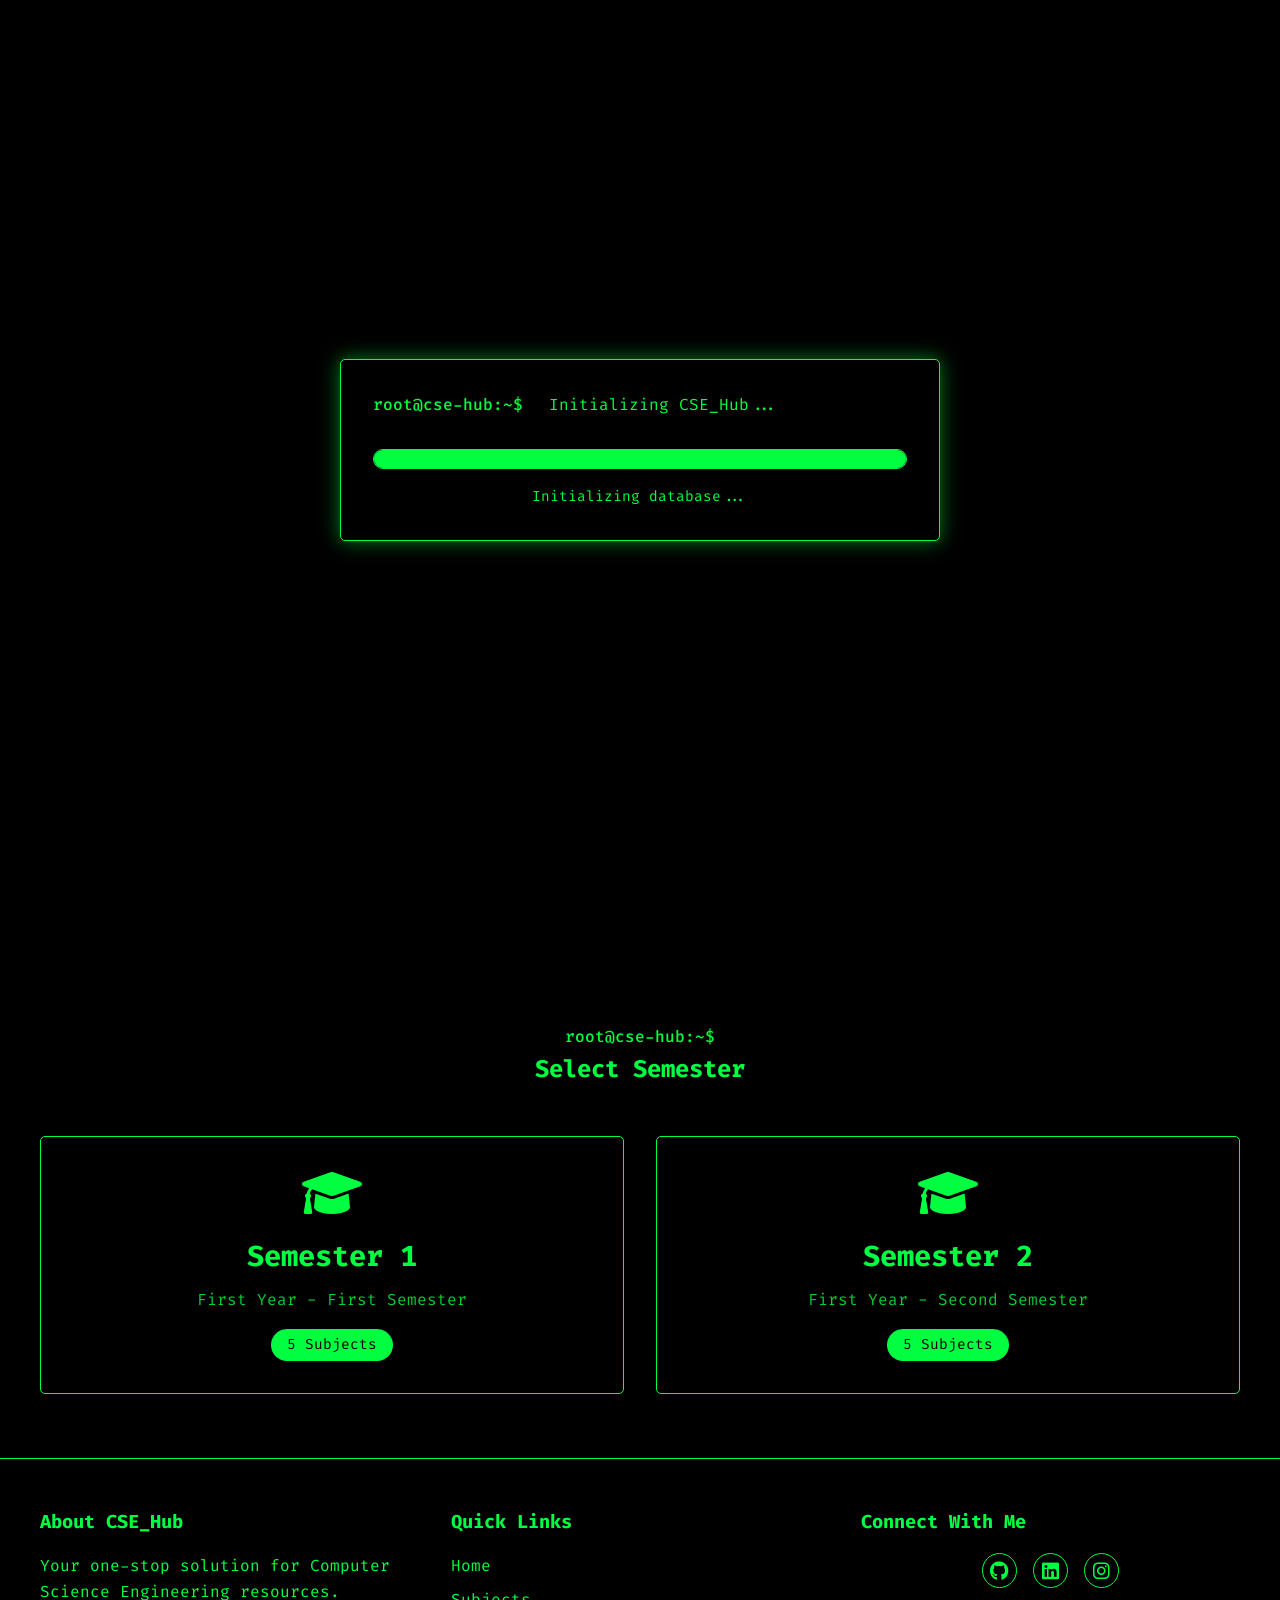
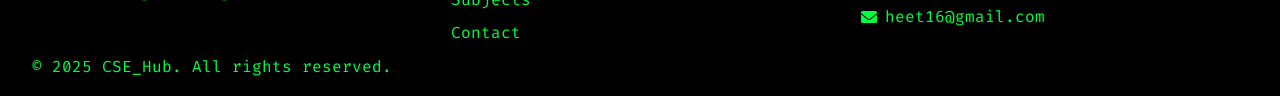
<file: index.html>
<!DOCTYPE html>
<html lang="en">
<head>
    <meta charset="UTF-8">
    <meta name="viewport" content="width=device-width, initial-scale=1.0">
    <title>CSE_Hub - Your Terminal to Computer Science</title>
    <link rel="stylesheet" href="style.css">
    <link rel="stylesheet" href="https://cdnjs.cloudflare.com/ajax/libs/font-awesome/6.0.0/css/all.min.css">
</head>
<body>
    <!-- Loading Screen -->
    <div id="loading-screen">
        <div class="loading-content">
            <div class="loading-header">
                <span class="prompt">root@cse-hub:~$</span>
                <span class="loading-text">Initializing CSE_Hub...</span>
            </div>
            <div class="loading-bar">
                <div class="loading-progress"></div>
            </div>
            <div class="loading-status">Loading modules...</div>
        </div>
    </div>

    <div id="matrix-bg"></div>
    
    <!-- Navigation -->
    <nav class="terminal-nav">
        <div class="nav-container">
            <div class="logo">
                <span class="prompt">root@cse-hub:~$</span>
                <span class="logo-text">CSE_Hub</span>
            </div>
            <div class="search-container">
                <input type="text" id="global-search" placeholder="Search across all subjects..." class="search-input">
                <button class="search-btn"><i class="fas fa-search"></i></button>
            </div>
            <ul class="nav-links">
                <li><a href="#home">/home</a></li>
                <li><a href="#subjects">/subjects</a></li>
                <li><a href="#footer">/contact</a></li>
            </ul>
        </div>
    </nav>

    <!-- Hero Section -->
    <section id="home" class="hero">
        <div class="terminal-window">
            <div class="terminal-header">
                <span class="terminal-title">CSE_Hub Terminal</span>
            </div>
            <div class="terminal-content">
                <div class="typing-text">
                    <span class="prompt">root@cse-hub:~$</span>
                    <span class="command">welcome_to_cse_hub</span>
                </div>
                <h1 class="main-title">Welcome to CSE_Hub</h1>
                <p class="subtitle">Your gateway to Computer Science Engineering resources</p>
                <div class="social-links">
                    <a href="https://www.instagram.com/heet_1606" target="_blank" class="social-link">
                        <i class="fab fa-instagram"></i>
                    </a>
                    <a href="https://www.linkedin.com/in/heet-parikh-677437211" target="_blank" class="social-link">
                        <i class="fab fa-linkedin"></i>
                    </a>
                    <a href="https://github.com/Heet-P" target="_blank" class="social-link">
                        <i class="fab fa-github"></i>
                    </a>
                </div>
            </div>
        </div>
    </section>

    <!-- Subjects Grid -->
    <section id="subjects" class="subjects">
        <div class="section-header">
            <span class="prompt">root@cse-hub:~$</span>
            <h2>Select Semester</h2>
        </div>
        <div class="semester-grid">
            <a href="sem1.html" class="semester-card">
                <div class="card-content">
                    <i class="fas fa-graduation-cap"></i>
                    <h3>Semester 1</h3>
                    <p>First Year - First Semester</p>
                    <span class="subject-count">5 Subjects</span>
                </div>
            </a>
            <a href="sem2.html" class="semester-card">
                <div class="card-content">
                    <i class="fas fa-graduation-cap"></i>
                    <h3>Semester 2</h3>
                    <p>First Year - Second Semester</p>
                    <span class="subject-count">5 Subjects</span>
                </div>
            </a>
        </div>
    </section>

    <!-- Features Section -->
    <section id="materials" class="features">
        <div class="section-header">
            <span class="prompt">root@cse-hub:~$</span>
            <h2>Study Materials</h2>
        </div>
        <div class="features-grid">
            <div class="feature-card">
                <i class="fas fa-book"></i>
                <h3>Lecture Notes</h3>
                <p>Comprehensive notes for all subjects</p>
            </div>
            <div class="feature-card">
                <i class="fas fa-video"></i>
                <h3>Video Tutorials</h3>
                <p>Expert-led video lectures</p>
            </div>
            <div class="feature-card">
                <i class="fas fa-file-alt"></i>
                <h3>Previous Papers</h3>
                <p>Last 5 years question papers</p>
            </div>
            <div class="feature-card">
                <i class="fas fa-tasks"></i>
                <h3>Practice MCQs</h3>
                <p>Subject-wise practice questions</p>
            </div>
        </div>
    </section>

    <!-- Footer -->
    <footer class="terminal-footer">
        <div class="footer-content">
            <div class="footer-section">
                <h3>About CSE_Hub</h3>
                <p>Your one-stop solution for Computer Science Engineering resources.</p>
            </div>
            <div class="footer-section">
                <h3>Quick Links</h3>
                <ul>
                    <li><a href="#home">Home</a></li>
                    <li><a href="#subjects">Subjects</a></li>
                    <li><a href="#footer">Contact</a></li>
                </ul>
            </div>
            <div class="footer-section">
                <h3>Connect With Me</h3>
                <div class="social-links">
                    <a href="https://github.com/Heet-P" target="_blank"><i class="fab fa-github"></i></a>
                    <a href="https://www.linkedin.com/in/heet-parikh-677437211" target="_blank"><i class="fab fa-linkedin"></i></a>
                    <a href="https://www.instagram.com/heet_1606" target="_blank"><i class="fab fa-instagram"></i></a>
                </div>
                <div class="email-contact">
                    <i class="fas fa-envelope"></i>
                    <a href="mailto:heet16@gmail.com">heet16@gmail.com</a>
                </div>
            </div>
        </div>
        <div class="footer-bottom">
            <p>&copy; 2025 CSE_Hub. All rights reserved.</p>
        </div>
    </footer>

    <script src="script.js"></script>
</body>
</html>
</file>
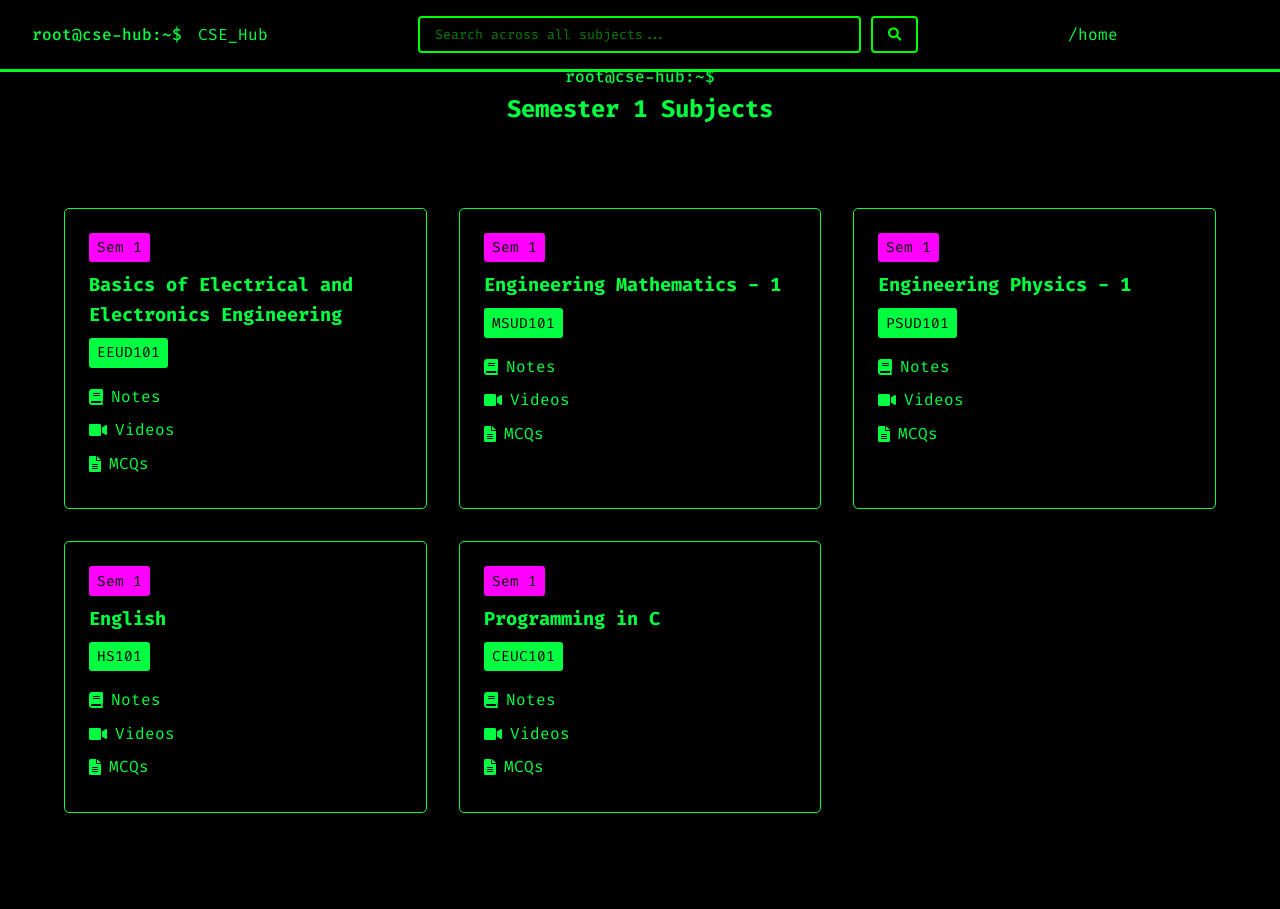
<file: sem1.html>
<!DOCTYPE html>
<html lang="en">
<head>
    <meta charset="UTF-8">
    <meta name="viewport" content="width=device-width, initial-scale=1.0">
    <title>Semester 1 - CSE_Hub</title>
    <link rel="stylesheet" href="style.css">
    <link rel="stylesheet" href="https://cdnjs.cloudflare.com/ajax/libs/font-awesome/6.0.0/css/all.min.css">
</head>
<body>
    <div id="matrix-bg"></div>
    
    <!-- Navigation -->
    <nav class="terminal-nav">
        <div class="nav-container">
            <div class="logo">
                <span class="prompt">root@cse-hub:~$</span>
                <span class="logo-text">CSE_Hub</span>
            </div>
            <div class="search-container">
                <input type="text" id="global-search" placeholder="Search across all subjects..." class="search-input">
                <button class="search-btn"><i class="fas fa-search"></i></button>
            </div>
            <ul class="nav-links">
                <li><a href="index.html">/home</a></li>
            </ul>
        </div>
    </nav>

    <!-- Semester 1 Subjects -->
    <section class="subjects">
        <div class="section-header">
            <span class="prompt">root@cse-hub:~$</span>
            <h2>Semester 1 Subjects</h2>
        </div>
        <div class="subjects-grid">
            <a href="subjects/eeud101.html" class="subject-card">
                <div class="card-header">
                    <span class="semester-tag">Sem 1</span>
                    <h3>Basics of Electrical and Electronics Engineering</h3>
                    <span class="subject-code">EEUD101</span>
                </div>
                <div class="card-content">
                    <ul class="resource-list">
                        <li><i class="fas fa-book"></i> Notes</li>
                        <li><i class="fas fa-video"></i> Videos</li>
                        <li><i class="fas fa-file-alt"></i> MCQs</li>
                    </ul>
                </div>
            </a>
            <a href="subjects/msud101.html" class="subject-card">
                <div class="card-header">
                    <span class="semester-tag">Sem 1</span>
                    <h3>Engineering Mathematics - 1</h3>
                    <span class="subject-code">MSUD101</span>
                </div>
                <div class="card-content">
                    <ul class="resource-list">
                        <li><i class="fas fa-book"></i> Notes</li>
                        <li><i class="fas fa-video"></i> Videos</li>
                        <li><i class="fas fa-file-alt"></i> MCQs</li>
                    </ul>
                </div>
            </a>
            <a href="subjects/psud101.html" class="subject-card">
                <div class="card-header">
                    <span class="semester-tag">Sem 1</span>
                    <h3>Engineering Physics - 1</h3>
                    <span class="subject-code">PSUD101</span>
                </div>
                <div class="card-content">
                    <ul class="resource-list">
                        <li><i class="fas fa-book"></i> Notes</li>
                        <li><i class="fas fa-video"></i> Videos</li>
                        <li><i class="fas fa-file-alt"></i> MCQs</li>
                    </ul>
                </div>
            </a>
            <a href="subjects/hs101.html" class="subject-card">
                <div class="card-header">
                    <span class="semester-tag">Sem 1</span>
                    <h3>English</h3>
                    <span class="subject-code">HS101</span>
                </div>
                <div class="card-content">
                    <ul class="resource-list">
                        <li><i class="fas fa-book"></i> Notes</li>
                        <li><i class="fas fa-video"></i> Videos</li>
                        <li><i class="fas fa-file-alt"></i> MCQs</li>
                    </ul>
                </div>
            </a>
            <a href="subjects/ceuc101.html" class="subject-card">
                <div class="card-header">
                    <span class="semester-tag">Sem 1</span>
                    <h3>Programming in C</h3>
                    <span class="subject-code">CEUC101</span>
                </div>
                <div class="card-content">
                    <ul class="resource-list">
                        <li><i class="fas fa-book"></i> Notes</li>
                        <li><i class="fas fa-video"></i> Videos</li>
                        <li><i class="fas fa-file-alt"></i> MCQs</li>
                    </ul>
                </div>
            </a>
        </div>
    </section>

    <script src="script.js"></script>
</body>
</html>
</file>
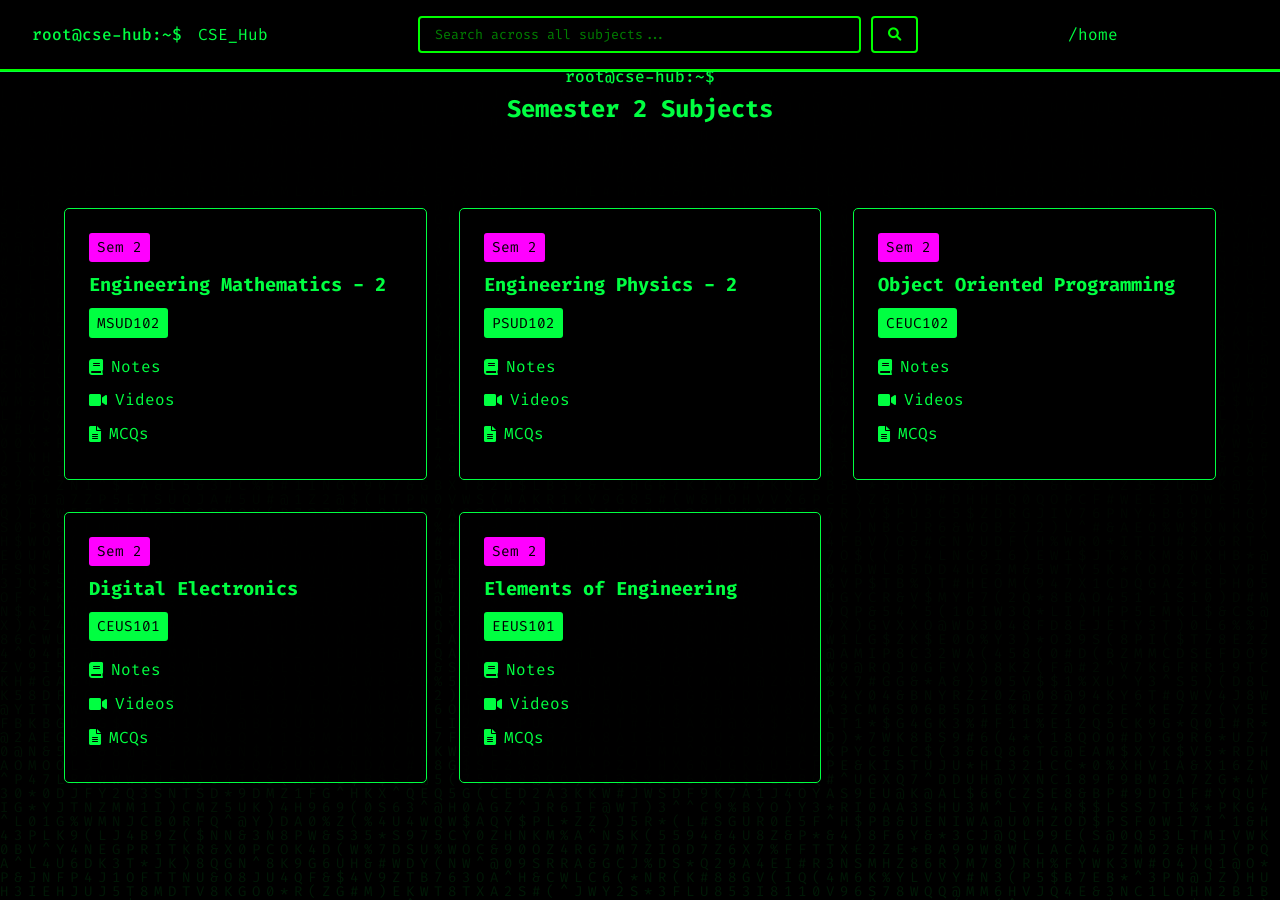
<file: sem2.html>
<!DOCTYPE html>
<html lang="en">
<head>
    <meta charset="UTF-8">
    <meta name="viewport" content="width=device-width, initial-scale=1.0">
    <title>Semester 2 - CSE_Hub</title>
    <link rel="stylesheet" href="style.css">
    <link rel="stylesheet" href="https://cdnjs.cloudflare.com/ajax/libs/font-awesome/6.0.0/css/all.min.css">
</head>
<body>
    <div id="matrix-bg"></div>
    
    <!-- Navigation -->
    <nav class="terminal-nav">
        <div class="nav-container">
            <div class="logo">
                <span class="prompt">root@cse-hub:~$</span>
                <span class="logo-text">CSE_Hub</span>
            </div>
            <div class="search-container">
                <input type="text" id="global-search" placeholder="Search across all subjects..." class="search-input">
                <button class="search-btn"><i class="fas fa-search"></i></button>
            </div>
            <ul class="nav-links">
                <li><a href="index.html">/home</a></li>
            </ul>
        </div>
    </nav>

    <!-- Semester 2 Subjects -->
    <section class="subjects">
        <div class="section-header">
            <span class="prompt">root@cse-hub:~$</span>
            <h2>Semester 2 Subjects</h2>
        </div>
        <div class="subjects-grid">
            <a href="subjects/msud102.html" class="subject-card">
                <div class="card-header">
                    <span class="semester-tag">Sem 2</span>
                    <h3>Engineering Mathematics - 2</h3>
                    <span class="subject-code">MSUD102</span>
                </div>
                <div class="card-content">
                    <ul class="resource-list">
                        <li><i class="fas fa-book"></i> Notes</li>
                        <li><i class="fas fa-video"></i> Videos</li>
                        <li><i class="fas fa-file-alt"></i> MCQs</li>
                    </ul>
                </div>
            </a>
            <a href="subjects/psud102.html" class="subject-card">
                <div class="card-header">
                    <span class="semester-tag">Sem 2</span>
                    <h3>Engineering Physics - 2</h3>
                    <span class="subject-code">PSUD102</span>
                </div>
                <div class="card-content">
                    <ul class="resource-list">
                        <li><i class="fas fa-book"></i> Notes</li>
                        <li><i class="fas fa-video"></i> Videos</li>
                        <li><i class="fas fa-file-alt"></i> MCQs</li>
                    </ul>
                </div>
            </a>
            <a href="subjects/ceuc102.html" class="subject-card">
                <div class="card-header">
                    <span class="semester-tag">Sem 2</span>
                    <h3>Object Oriented Programming</h3>
                    <span class="subject-code">CEUC102</span>
                </div>
                <div class="card-content">
                    <ul class="resource-list">
                        <li><i class="fas fa-book"></i> Notes</li>
                        <li><i class="fas fa-video"></i> Videos</li>
                        <li><i class="fas fa-file-alt"></i> MCQs</li>
                    </ul>
                </div>
            </a>
            <a href="subjects/ceus101.html" class="subject-card">
                <div class="card-header">
                    <span class="semester-tag">Sem 2</span>
                    <h3>Digital Electronics</h3>
                    <span class="subject-code">CEUS101</span>
                </div>
                <div class="card-content">
                    <ul class="resource-list">
                        <li><i class="fas fa-book"></i> Notes</li>
                        <li><i class="fas fa-video"></i> Videos</li>
                        <li><i class="fas fa-file-alt"></i> MCQs</li>
                    </ul>
                </div>
            </a>
            <a href="subjects/eeus101.html" class="subject-card">
                <div class="card-header">
                    <span class="semester-tag">Sem 2</span>
                    <h3>Elements of Engineering</h3>
                    <span class="subject-code">EEUS101</span>
                </div>
                <div class="card-content">
                    <ul class="resource-list">
                        <li><i class="fas fa-book"></i> Notes</li>
                        <li><i class="fas fa-video"></i> Videos</li>
                        <li><i class="fas fa-file-alt"></i> MCQs</li>
                    </ul>
                </div>
            </a>
        </div>
    </section>

    <script src="script.js"></script>
</body>
</html>
</file>
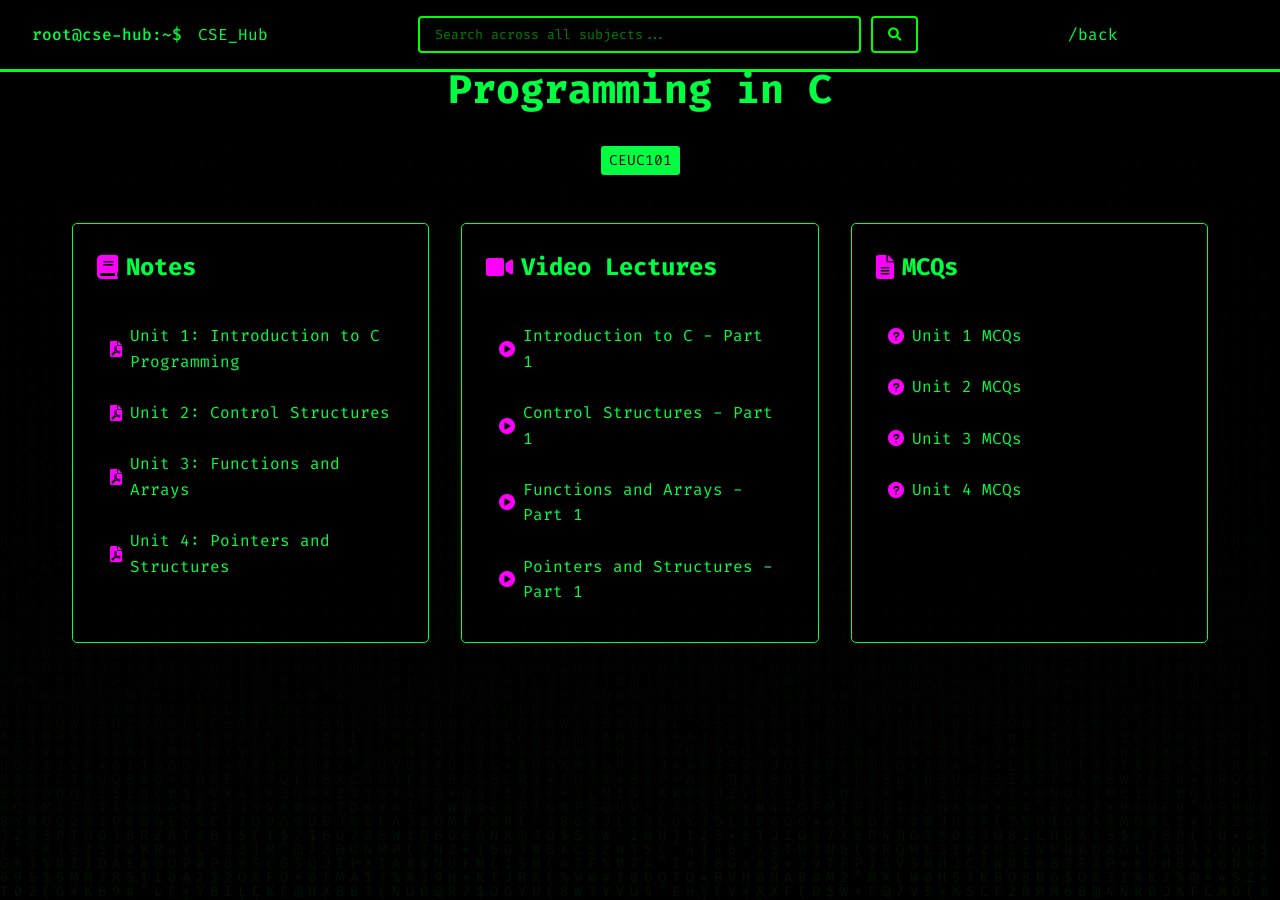
<file: subjects/ceuc101.html>
<!DOCTYPE html>
<html lang="en">
<head>
    <meta charset="UTF-8">
    <meta name="viewport" content="width=device-width, initial-scale=1.0">
    <title>Programming in C - CSE_Hub</title>
    <link rel="stylesheet" href="../style.css">
    <link rel="stylesheet" href="https://cdnjs.cloudflare.com/ajax/libs/font-awesome/6.0.0/css/all.min.css">
</head>
<body>
    <div id="matrix-bg"></div>
    
    <!-- Navigation -->
    <nav class="terminal-nav">
        <div class="nav-container">
            <div class="logo">
                <span class="prompt">root@cse-hub:~$</span>
                <span class="logo-text">CSE_Hub</span>
            </div>
            <div class="search-container">
                <input type="text" id="global-search" placeholder="Search across all subjects..." class="search-input">
                <button class="search-btn"><i class="fas fa-search"></i></button>
            </div>
            <ul class="nav-links">
                <li><a href="../sem1.html">/back</a></li>
            </ul>
        </div>
    </nav>

    <!-- Subject Content -->
    <section class="subject-content">
        <div class="subject-header">
            <span class="prompt">root@cse-hub:~$</span>
            <h1>Programming in C</h1>
            <span class="subject-code">CEUC101</span>
        </div>

        <div class="resources-grid">
            <div class="resource-section">
                <h2><i class="fas fa-book"></i> Notes</h2>
                <a href="#" class="resource-item">
                    <i class="fas fa-file-pdf"></i>
                    Unit 1: Introduction to C Programming
                </a>
                <a href="#" class="resource-item">
                    <i class="fas fa-file-pdf"></i>
                    Unit 2: Control Structures
                </a>
                <a href="#" class="resource-item">
                    <i class="fas fa-file-pdf"></i>
                    Unit 3: Functions and Arrays
                </a>
                <a href="#" class="resource-item">
                    <i class="fas fa-file-pdf"></i>
                    Unit 4: Pointers and Structures
                </a>
            </div>

            <div class="resource-section">
                <h2><i class="fas fa-video"></i> Video Lectures</h2>
                <a href="#" class="resource-item">
                    <i class="fas fa-play-circle"></i>
                    Introduction to C - Part 1
                </a>
                <a href="#" class="resource-item">
                    <i class="fas fa-play-circle"></i>
                    Control Structures - Part 1
                </a>
                <a href="#" class="resource-item">
                    <i class="fas fa-play-circle"></i>
                    Functions and Arrays - Part 1
                </a>
                <a href="#" class="resource-item">
                    <i class="fas fa-play-circle"></i>
                    Pointers and Structures - Part 1
                </a>
            </div>

            <div class="resource-section">
                <h2><i class="fas fa-file-alt"></i> MCQs</h2>
                <a href="#" class="resource-item">
                    <i class="fas fa-question-circle"></i>
                    Unit 1 MCQs
                </a>
                <a href="#" class="resource-item">
                    <i class="fas fa-question-circle"></i>
                    Unit 2 MCQs
                </a>
                <a href="#" class="resource-item">
                    <i class="fas fa-question-circle"></i>
                    Unit 3 MCQs
                </a>
                <a href="#" class="resource-item">
                    <i class="fas fa-question-circle"></i>
                    Unit 4 MCQs
                </a>
            </div>
        </div>
    </section>

    <script src="../script.js"></script>
</body>
</html>
</file>
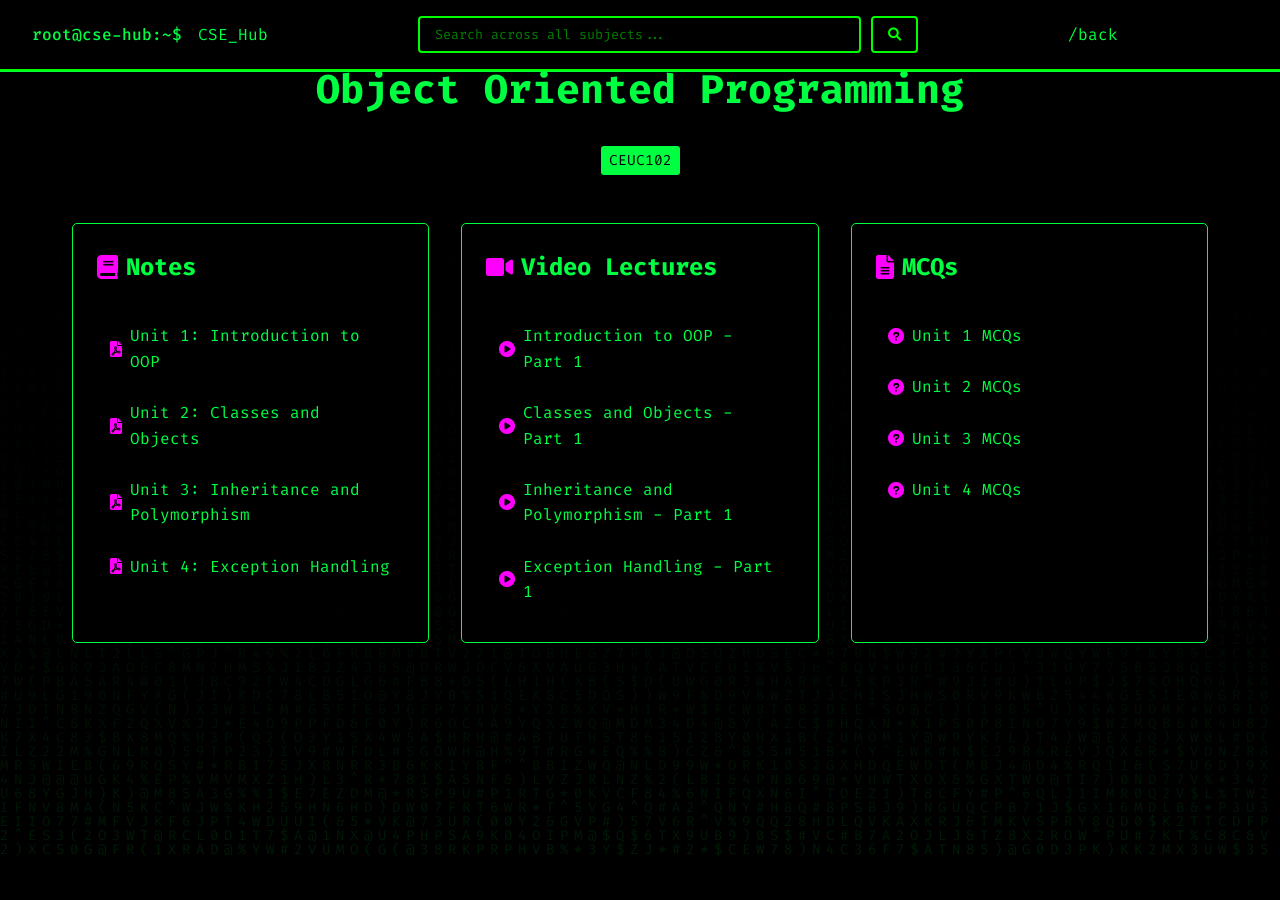
<file: subjects/ceuc102.html>
<!DOCTYPE html>
<html lang="en">
<head>
    <meta charset="UTF-8">
    <meta name="viewport" content="width=device-width, initial-scale=1.0">
    <title>Object Oriented Programming - CSE_Hub</title>
    <link rel="stylesheet" href="../style.css">
    <link rel="stylesheet" href="https://cdnjs.cloudflare.com/ajax/libs/font-awesome/6.0.0/css/all.min.css">
</head>
<body>
    <div id="matrix-bg"></div>
    
    <!-- Navigation -->
    <nav class="terminal-nav">
        <div class="nav-container">
            <div class="logo">
                <span class="prompt">root@cse-hub:~$</span>
                <span class="logo-text">CSE_Hub</span>
            </div>
            <div class="search-container">
                <input type="text" id="global-search" placeholder="Search across all subjects..." class="search-input">
                <button class="search-btn"><i class="fas fa-search"></i></button>
            </div>
            <ul class="nav-links">
                <li><a href="../sem2.html">/back</a></li>
            </ul>
        </div>
    </nav>

    <!-- Subject Content -->
    <section class="subject-content">
        <div class="subject-header">
            <span class="prompt">root@cse-hub:~$</span>
            <h1>Object Oriented Programming</h1>
            <span class="subject-code">CEUC102</span>
        </div>

        <div class="resources-grid">
            <div class="resource-section">
                <h2><i class="fas fa-book"></i> Notes</h2>
                <a href="#" class="resource-item">
                    <i class="fas fa-file-pdf"></i>
                    Unit 1: Introduction to OOP
                </a>
                <a href="#" class="resource-item">
                    <i class="fas fa-file-pdf"></i>
                    Unit 2: Classes and Objects
                </a>
                <a href="#" class="resource-item">
                    <i class="fas fa-file-pdf"></i>
                    Unit 3: Inheritance and Polymorphism
                </a>
                <a href="#" class="resource-item">
                    <i class="fas fa-file-pdf"></i>
                    Unit 4: Exception Handling
                </a>
            </div>

            <div class="resource-section">
                <h2><i class="fas fa-video"></i> Video Lectures</h2>
                <a href="#" class="resource-item">
                    <i class="fas fa-play-circle"></i>
                    Introduction to OOP - Part 1
                </a>
                <a href="#" class="resource-item">
                    <i class="fas fa-play-circle"></i>
                    Classes and Objects - Part 1
                </a>
                <a href="#" class="resource-item">
                    <i class="fas fa-play-circle"></i>
                    Inheritance and Polymorphism - Part 1
                </a>
                <a href="#" class="resource-item">
                    <i class="fas fa-play-circle"></i>
                    Exception Handling - Part 1
                </a>
            </div>

            <div class="resource-section">
                <h2><i class="fas fa-file-alt"></i> MCQs</h2>
                <a href="#" class="resource-item">
                    <i class="fas fa-question-circle"></i>
                    Unit 1 MCQs
                </a>
                <a href="#" class="resource-item">
                    <i class="fas fa-question-circle"></i>
                    Unit 2 MCQs
                </a>
                <a href="#" class="resource-item">
                    <i class="fas fa-question-circle"></i>
                    Unit 3 MCQs
                </a>
                <a href="#" class="resource-item">
                    <i class="fas fa-question-circle"></i>
                    Unit 4 MCQs
                </a>
            </div>
        </div>
    </section>

    <script src="../script.js"></script>
</body>
</html>
</file>
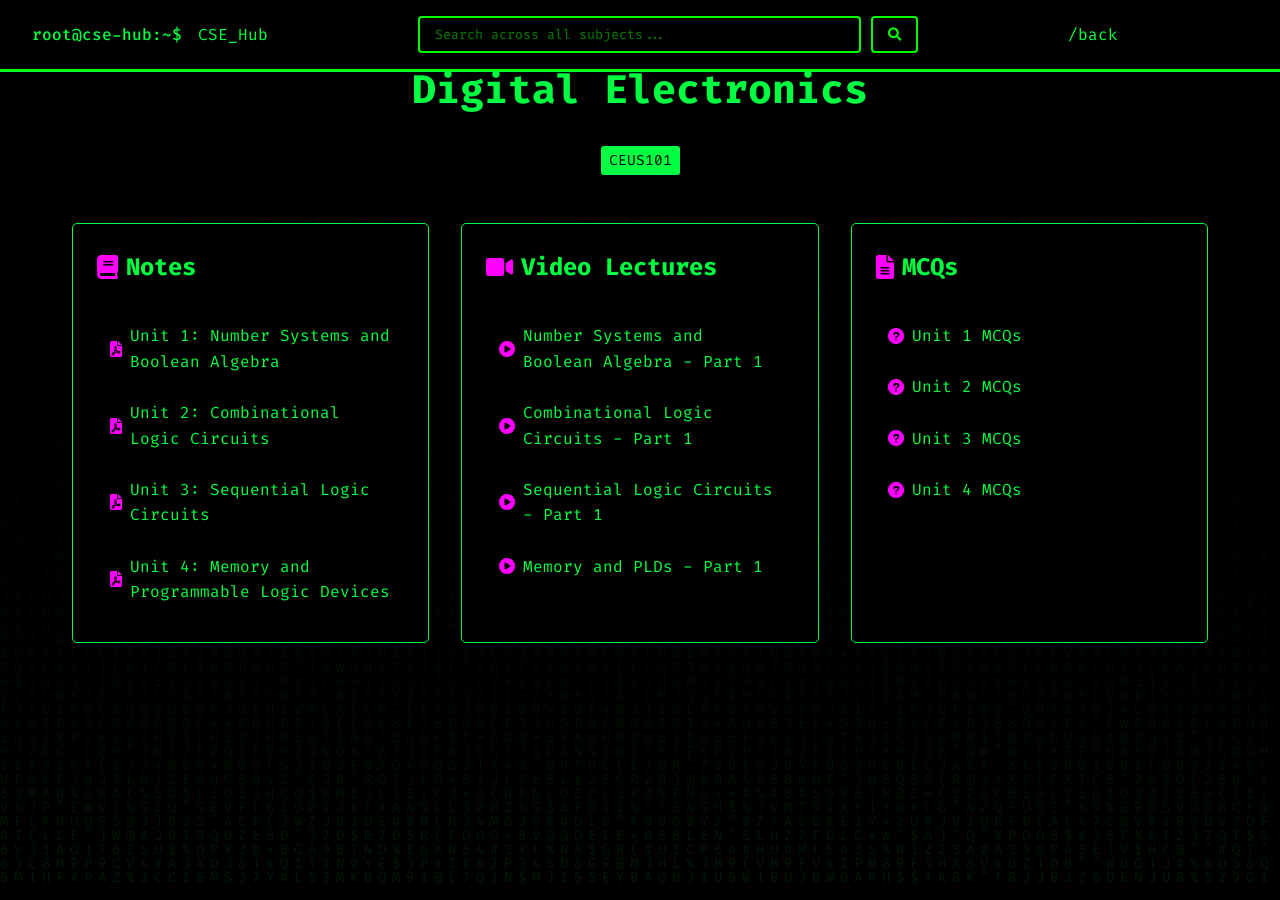
<file: subjects/ceus101.html>
<!DOCTYPE html>
<html lang="en">
<head>
    <meta charset="UTF-8">
    <meta name="viewport" content="width=device-width, initial-scale=1.0">
    <title>Digital Electronics - CSE_Hub</title>
    <link rel="stylesheet" href="../style.css">
    <link rel="stylesheet" href="https://cdnjs.cloudflare.com/ajax/libs/font-awesome/6.0.0/css/all.min.css">
</head>
<body>
    <div id="matrix-bg"></div>
    
    <!-- Navigation -->
    <nav class="terminal-nav">
        <div class="nav-container">
            <div class="logo">
                <span class="prompt">root@cse-hub:~$</span>
                <span class="logo-text">CSE_Hub</span>
            </div>
            <div class="search-container">
                <input type="text" id="global-search" placeholder="Search across all subjects..." class="search-input">
                <button class="search-btn"><i class="fas fa-search"></i></button>
            </div>
            <ul class="nav-links">
                <li><a href="../sem2.html">/back</a></li>
            </ul>
        </div>
    </nav>

    <!-- Subject Content -->
    <section class="subject-content">
        <div class="subject-header">
            <span class="prompt">root@cse-hub:~$</span>
            <h1>Digital Electronics</h1>
            <span class="subject-code">CEUS101</span>
        </div>

        <div class="resources-grid">
            <div class="resource-section">
                <h2><i class="fas fa-book"></i> Notes</h2>
                <a href="#" class="resource-item">
                    <i class="fas fa-file-pdf"></i>
                    Unit 1: Number Systems and Boolean Algebra
                </a>
                <a href="#" class="resource-item">
                    <i class="fas fa-file-pdf"></i>
                    Unit 2: Combinational Logic Circuits
                </a>
                <a href="#" class="resource-item">
                    <i class="fas fa-file-pdf"></i>
                    Unit 3: Sequential Logic Circuits
                </a>
                <a href="#" class="resource-item">
                    <i class="fas fa-file-pdf"></i>
                    Unit 4: Memory and Programmable Logic Devices
                </a>
            </div>

            <div class="resource-section">
                <h2><i class="fas fa-video"></i> Video Lectures</h2>
                <a href="#" class="resource-item">
                    <i class="fas fa-play-circle"></i>
                    Number Systems and Boolean Algebra - Part 1
                </a>
                <a href="#" class="resource-item">
                    <i class="fas fa-play-circle"></i>
                    Combinational Logic Circuits - Part 1
                </a>
                <a href="#" class="resource-item">
                    <i class="fas fa-play-circle"></i>
                    Sequential Logic Circuits - Part 1
                </a>
                <a href="#" class="resource-item">
                    <i class="fas fa-play-circle"></i>
                    Memory and PLDs - Part 1
                </a>
            </div>

            <div class="resource-section">
                <h2><i class="fas fa-file-alt"></i> MCQs</h2>
                <a href="#" class="resource-item">
                    <i class="fas fa-question-circle"></i>
                    Unit 1 MCQs
                </a>
                <a href="#" class="resource-item">
                    <i class="fas fa-question-circle"></i>
                    Unit 2 MCQs
                </a>
                <a href="#" class="resource-item">
                    <i class="fas fa-question-circle"></i>
                    Unit 3 MCQs
                </a>
                <a href="#" class="resource-item">
                    <i class="fas fa-question-circle"></i>
                    Unit 4 MCQs
                </a>
            </div>
        </div>
    </section>

    <script src="../script.js"></script>
</body>
</html>
</file>
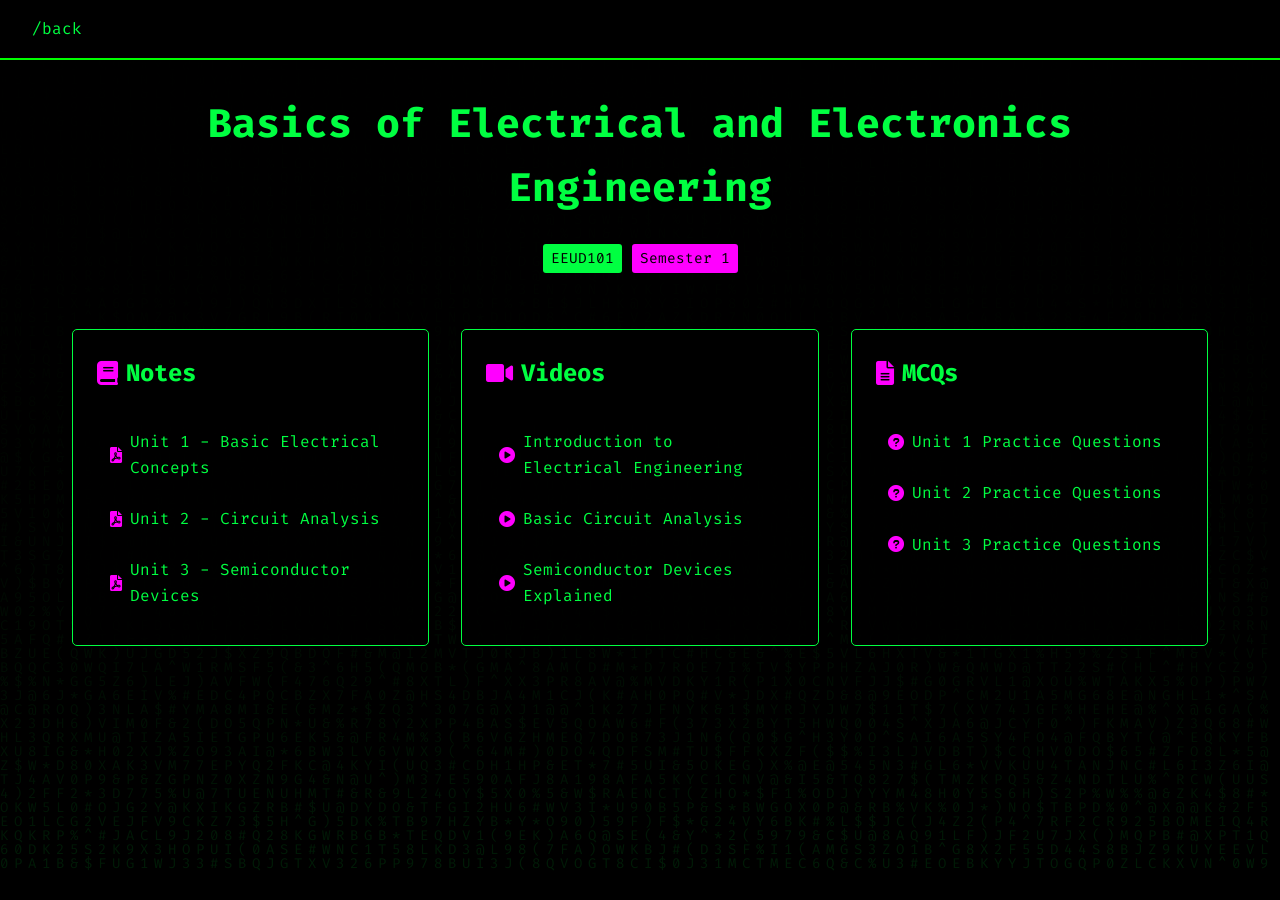
<file: subjects/eeud101.html>
<!DOCTYPE html>
<html lang="en">
<head>
    <meta charset="UTF-8">
    <meta name="viewport" content="width=device-width, initial-scale=1.0">
    <title>EEUD101 - Basics of Electrical and Electronics Engineering | CSE_Hub</title>
    <link rel="stylesheet" href="../style.css">
    <link rel="stylesheet" href="https://cdnjs.cloudflare.com/ajax/libs/font-awesome/6.0.0/css/all.min.css">
    <link href="https://fonts.googleapis.com/css2?family=Fira+Code:wght@400;500;600&display=swap" rel="stylesheet">
</head>
<body>
    <div id="matrix-bg"></div>
    
    <nav class="nav-container">
        <div class="nav-links">
            <a href="../index.html" class="nav-link">/back</a>
        </div>
    </nav>

    <section class="subject-content">
        <div class="subject-header">
            <h1>Basics of Electrical and Electronics Engineering</h1>
            <span class="subject-code">EEUD101</span>
            <span class="semester-tag">Semester 1</span>
        </div>

        <div class="resources-grid">
            <div class="resource-section">
                <h2><i class="fas fa-book"></i> Notes</h2>
                <div class="resource-list">
                    <a href="#" class="resource-item">
                        <i class="fas fa-file-pdf"></i>
                        <span>Unit 1 - Basic Electrical Concepts</span>
                    </a>
                    <a href="#" class="resource-item">
                        <i class="fas fa-file-pdf"></i>
                        <span>Unit 2 - Circuit Analysis</span>
                    </a>
                    <a href="#" class="resource-item">
                        <i class="fas fa-file-pdf"></i>
                        <span>Unit 3 - Semiconductor Devices</span>
                    </a>
                </div>
            </div>

            <div class="resource-section">
                <h2><i class="fas fa-video"></i> Videos</h2>
                <div class="resource-list">
                    <a href="#" class="resource-item">
                        <i class="fas fa-play-circle"></i>
                        <span>Introduction to Electrical Engineering</span>
                    </a>
                    <a href="#" class="resource-item">
                        <i class="fas fa-play-circle"></i>
                        <span>Basic Circuit Analysis</span>
                    </a>
                    <a href="#" class="resource-item">
                        <i class="fas fa-play-circle"></i>
                        <span>Semiconductor Devices Explained</span>
                    </a>
                </div>
            </div>

            <div class="resource-section">
                <h2><i class="fas fa-file-alt"></i> MCQs</h2>
                <div class="resource-list">
                    <a href="#" class="resource-item">
                        <i class="fas fa-question-circle"></i>
                        <span>Unit 1 Practice Questions</span>
                    </a>
                    <a href="#" class="resource-item">
                        <i class="fas fa-question-circle"></i>
                        <span>Unit 2 Practice Questions</span>
                    </a>
                    <a href="#" class="resource-item">
                        <i class="fas fa-question-circle"></i>
                        <span>Unit 3 Practice Questions</span>
                    </a>
                </div>
            </div>
        </div>
    </section>

    <script src="../script.js"></script>
</body>
</html>
</file>
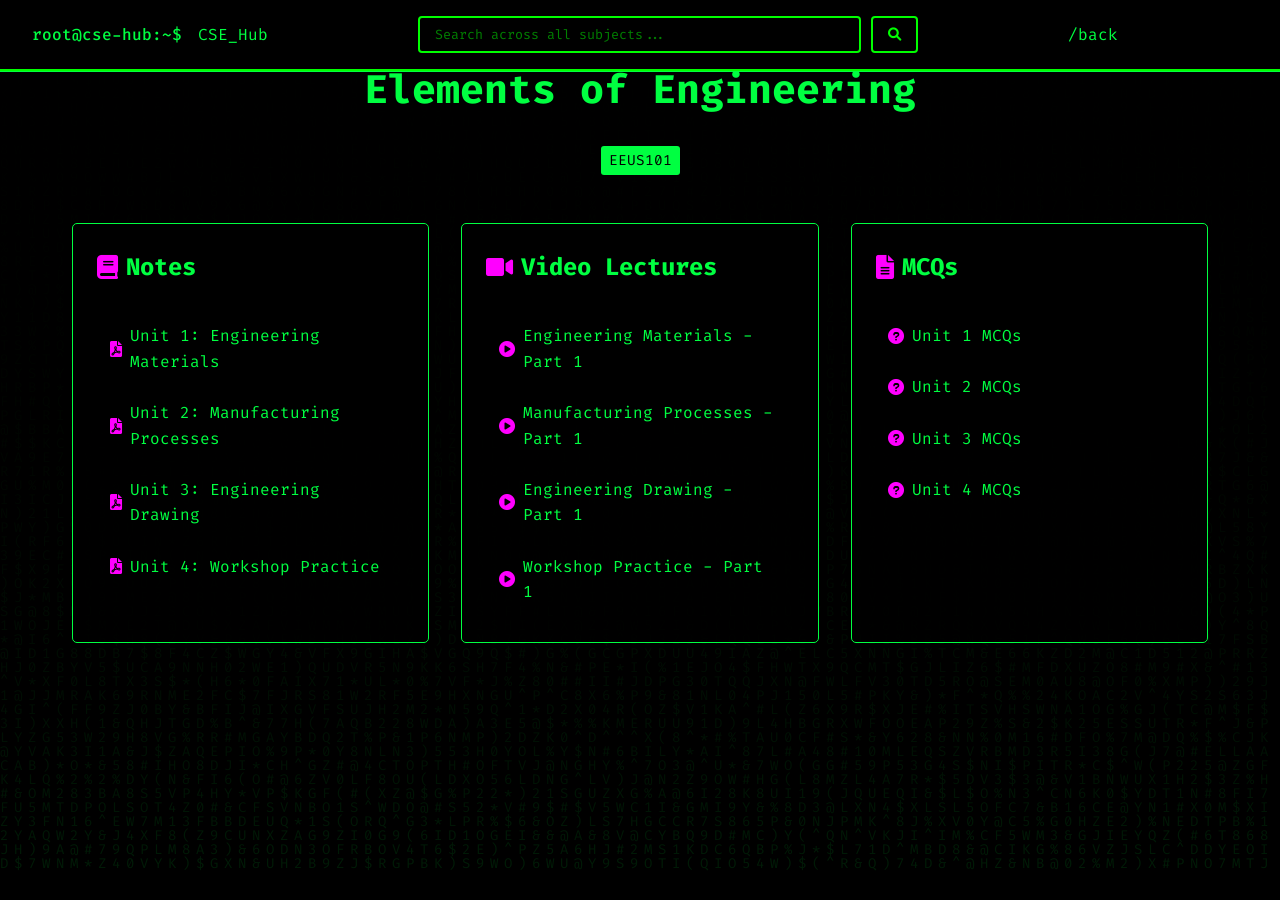
<file: subjects/eeus101.html>
<!DOCTYPE html>
<html lang="en">
<head>
    <meta charset="UTF-8">
    <meta name="viewport" content="width=device-width, initial-scale=1.0">
    <title>Elements of Engineering - CSE_Hub</title>
    <link rel="stylesheet" href="../style.css">
    <link rel="stylesheet" href="https://cdnjs.cloudflare.com/ajax/libs/font-awesome/6.0.0/css/all.min.css">
</head>
<body>
    <div id="matrix-bg"></div>
    
    <!-- Navigation -->
    <nav class="terminal-nav">
        <div class="nav-container">
            <div class="logo">
                <span class="prompt">root@cse-hub:~$</span>
                <span class="logo-text">CSE_Hub</span>
            </div>
            <div class="search-container">
                <input type="text" id="global-search" placeholder="Search across all subjects..." class="search-input">
                <button class="search-btn"><i class="fas fa-search"></i></button>
            </div>
            <ul class="nav-links">
                <li><a href="../sem2.html">/back</a></li>
            </ul>
        </div>
    </nav>

    <!-- Subject Content -->
    <section class="subject-content">
        <div class="subject-header">
            <span class="prompt">root@cse-hub:~$</span>
            <h1>Elements of Engineering</h1>
            <span class="subject-code">EEUS101</span>
        </div>

        <div class="resources-grid">
            <div class="resource-section">
                <h2><i class="fas fa-book"></i> Notes</h2>
                <a href="#" class="resource-item">
                    <i class="fas fa-file-pdf"></i>
                    Unit 1: Engineering Materials
                </a>
                <a href="#" class="resource-item">
                    <i class="fas fa-file-pdf"></i>
                    Unit 2: Manufacturing Processes
                </a>
                <a href="#" class="resource-item">
                    <i class="fas fa-file-pdf"></i>
                    Unit 3: Engineering Drawing
                </a>
                <a href="#" class="resource-item">
                    <i class="fas fa-file-pdf"></i>
                    Unit 4: Workshop Practice
                </a>
            </div>

            <div class="resource-section">
                <h2><i class="fas fa-video"></i> Video Lectures</h2>
                <a href="#" class="resource-item">
                    <i class="fas fa-play-circle"></i>
                    Engineering Materials - Part 1
                </a>
                <a href="#" class="resource-item">
                    <i class="fas fa-play-circle"></i>
                    Manufacturing Processes - Part 1
                </a>
                <a href="#" class="resource-item">
                    <i class="fas fa-play-circle"></i>
                    Engineering Drawing - Part 1
                </a>
                <a href="#" class="resource-item">
                    <i class="fas fa-play-circle"></i>
                    Workshop Practice - Part 1
                </a>
            </div>

            <div class="resource-section">
                <h2><i class="fas fa-file-alt"></i> MCQs</h2>
                <a href="#" class="resource-item">
                    <i class="fas fa-question-circle"></i>
                    Unit 1 MCQs
                </a>
                <a href="#" class="resource-item">
                    <i class="fas fa-question-circle"></i>
                    Unit 2 MCQs
                </a>
                <a href="#" class="resource-item">
                    <i class="fas fa-question-circle"></i>
                    Unit 3 MCQs
                </a>
                <a href="#" class="resource-item">
                    <i class="fas fa-question-circle"></i>
                    Unit 4 MCQs
                </a>
            </div>
        </div>
    </section>

    <script src="../script.js"></script>
</body>
</html>
</file>
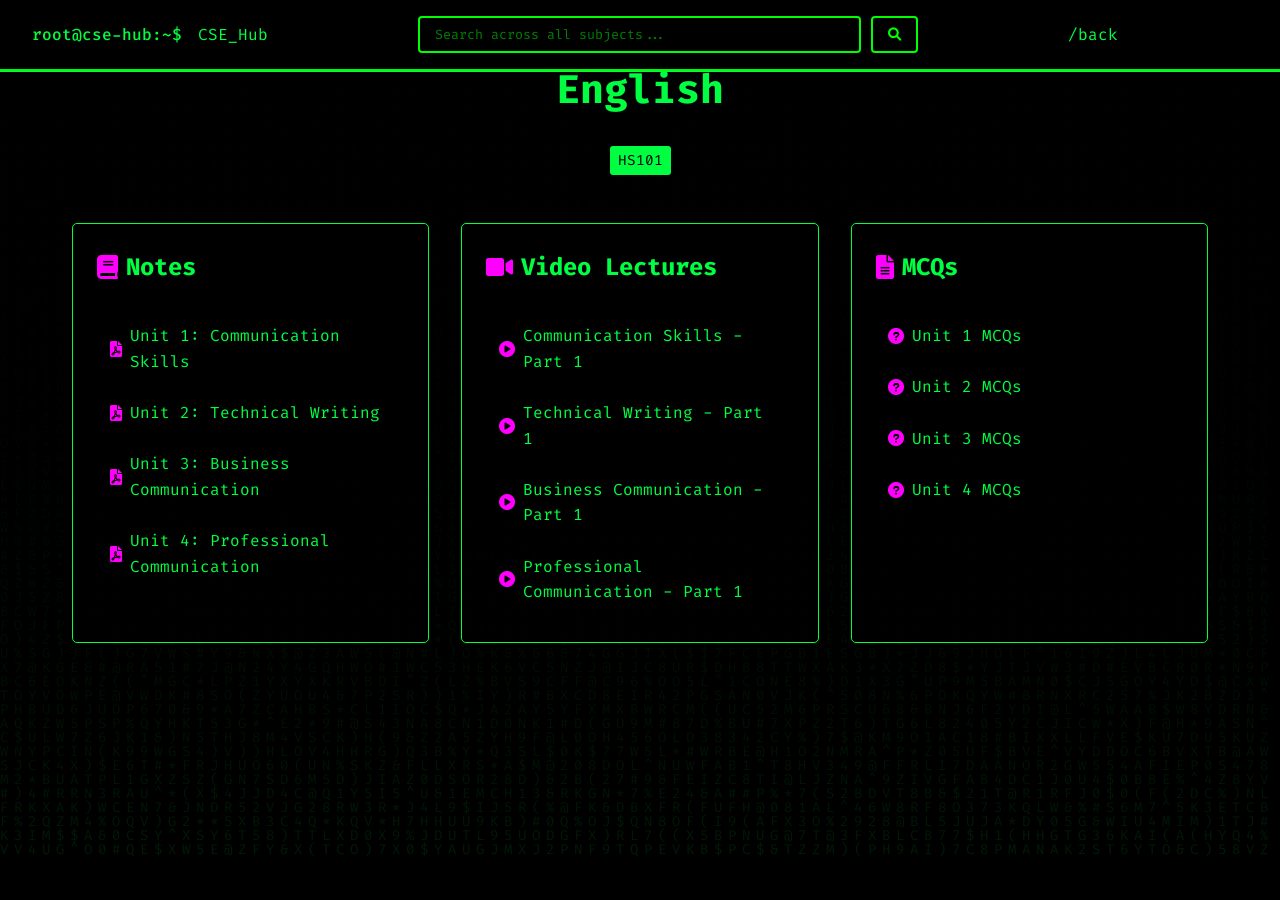
<file: subjects/hs101.html>
<!DOCTYPE html>
<html lang="en">
<head>
    <meta charset="UTF-8">
    <meta name="viewport" content="width=device-width, initial-scale=1.0">
    <title>English - CSE_Hub</title>
    <link rel="stylesheet" href="../style.css">
    <link rel="stylesheet" href="https://cdnjs.cloudflare.com/ajax/libs/font-awesome/6.0.0/css/all.min.css">
</head>
<body>
    <div id="matrix-bg"></div>
    
    <!-- Navigation -->
    <nav class="terminal-nav">
        <div class="nav-container">
            <div class="logo">
                <span class="prompt">root@cse-hub:~$</span>
                <span class="logo-text">CSE_Hub</span>
            </div>
            <div class="search-container">
                <input type="text" id="global-search" placeholder="Search across all subjects..." class="search-input">
                <button class="search-btn"><i class="fas fa-search"></i></button>
            </div>
            <ul class="nav-links">
                <li><a href="../sem1.html">/back</a></li>
            </ul>
        </div>
    </nav>

    <!-- Subject Content -->
    <section class="subject-content">
        <div class="subject-header">
            <span class="prompt">root@cse-hub:~$</span>
            <h1>English</h1>
            <span class="subject-code">HS101</span>
        </div>

        <div class="resources-grid">
            <div class="resource-section">
                <h2><i class="fas fa-book"></i> Notes</h2>
                <a href="#" class="resource-item">
                    <i class="fas fa-file-pdf"></i>
                    Unit 1: Communication Skills
                </a>
                <a href="#" class="resource-item">
                    <i class="fas fa-file-pdf"></i>
                    Unit 2: Technical Writing
                </a>
                <a href="#" class="resource-item">
                    <i class="fas fa-file-pdf"></i>
                    Unit 3: Business Communication
                </a>
                <a href="#" class="resource-item">
                    <i class="fas fa-file-pdf"></i>
                    Unit 4: Professional Communication
                </a>
            </div>

            <div class="resource-section">
                <h2><i class="fas fa-video"></i> Video Lectures</h2>
                <a href="#" class="resource-item">
                    <i class="fas fa-play-circle"></i>
                    Communication Skills - Part 1
                </a>
                <a href="#" class="resource-item">
                    <i class="fas fa-play-circle"></i>
                    Technical Writing - Part 1
                </a>
                <a href="#" class="resource-item">
                    <i class="fas fa-play-circle"></i>
                    Business Communication - Part 1
                </a>
                <a href="#" class="resource-item">
                    <i class="fas fa-play-circle"></i>
                    Professional Communication - Part 1
                </a>
            </div>

            <div class="resource-section">
                <h2><i class="fas fa-file-alt"></i> MCQs</h2>
                <a href="#" class="resource-item">
                    <i class="fas fa-question-circle"></i>
                    Unit 1 MCQs
                </a>
                <a href="#" class="resource-item">
                    <i class="fas fa-question-circle"></i>
                    Unit 2 MCQs
                </a>
                <a href="#" class="resource-item">
                    <i class="fas fa-question-circle"></i>
                    Unit 3 MCQs
                </a>
                <a href="#" class="resource-item">
                    <i class="fas fa-question-circle"></i>
                    Unit 4 MCQs
                </a>
            </div>
        </div>
    </section>

    <script src="../script.js"></script>
</body>
</html>
</file>
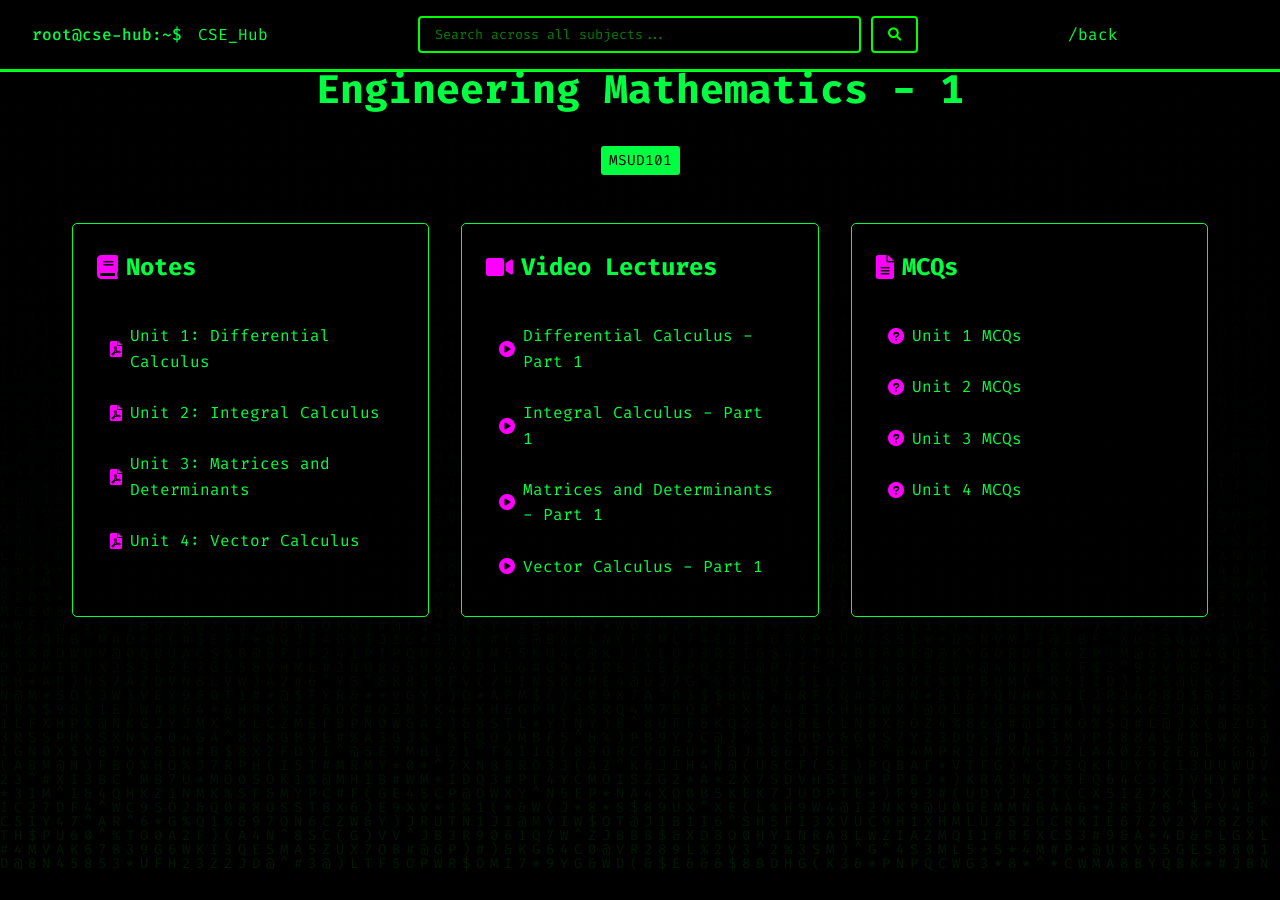
<file: subjects/msud101.html>
<!DOCTYPE html>
<html lang="en">
<head>
    <meta charset="UTF-8">
    <meta name="viewport" content="width=device-width, initial-scale=1.0">
    <title>Engineering Mathematics - 1 - CSE_Hub</title>
    <link rel="stylesheet" href="../style.css">
    <link rel="stylesheet" href="https://cdnjs.cloudflare.com/ajax/libs/font-awesome/6.0.0/css/all.min.css">
</head>
<body>
    <div id="matrix-bg"></div>
    
    <!-- Navigation -->
    <nav class="terminal-nav">
        <div class="nav-container">
            <div class="logo">
                <span class="prompt">root@cse-hub:~$</span>
                <span class="logo-text">CSE_Hub</span>
            </div>
            <div class="search-container">
                <input type="text" id="global-search" placeholder="Search across all subjects..." class="search-input">
                <button class="search-btn"><i class="fas fa-search"></i></button>
            </div>
            <ul class="nav-links">
                <li><a href="../sem1.html">/back</a></li>
            </ul>
        </div>
    </nav>

    <!-- Subject Content -->
    <section class="subject-content">
        <div class="subject-header">
            <span class="prompt">root@cse-hub:~$</span>
            <h1>Engineering Mathematics - 1</h1>
            <span class="subject-code">MSUD101</span>
        </div>

        <div class="resources-grid">
            <div class="resource-section">
                <h2><i class="fas fa-book"></i> Notes</h2>
                <a href="#" class="resource-item">
                    <i class="fas fa-file-pdf"></i>
                    Unit 1: Differential Calculus
                </a>
                <a href="#" class="resource-item">
                    <i class="fas fa-file-pdf"></i>
                    Unit 2: Integral Calculus
                </a>
                <a href="#" class="resource-item">
                    <i class="fas fa-file-pdf"></i>
                    Unit 3: Matrices and Determinants
                </a>
                <a href="#" class="resource-item">
                    <i class="fas fa-file-pdf"></i>
                    Unit 4: Vector Calculus
                </a>
            </div>

            <div class="resource-section">
                <h2><i class="fas fa-video"></i> Video Lectures</h2>
                <a href="#" class="resource-item">
                    <i class="fas fa-play-circle"></i>
                    Differential Calculus - Part 1
                </a>
                <a href="#" class="resource-item">
                    <i class="fas fa-play-circle"></i>
                    Integral Calculus - Part 1
                </a>
                <a href="#" class="resource-item">
                    <i class="fas fa-play-circle"></i>
                    Matrices and Determinants - Part 1
                </a>
                <a href="#" class="resource-item">
                    <i class="fas fa-play-circle"></i>
                    Vector Calculus - Part 1
                </a>
            </div>

            <div class="resource-section">
                <h2><i class="fas fa-file-alt"></i> MCQs</h2>
                <a href="#" class="resource-item">
                    <i class="fas fa-question-circle"></i>
                    Unit 1 MCQs
                </a>
                <a href="#" class="resource-item">
                    <i class="fas fa-question-circle"></i>
                    Unit 2 MCQs
                </a>
                <a href="#" class="resource-item">
                    <i class="fas fa-question-circle"></i>
                    Unit 3 MCQs
                </a>
                <a href="#" class="resource-item">
                    <i class="fas fa-question-circle"></i>
                    Unit 4 MCQs
                </a>
            </div>
        </div>
    </section>

    <script src="../script.js"></script>
</body>
</html>
</file>
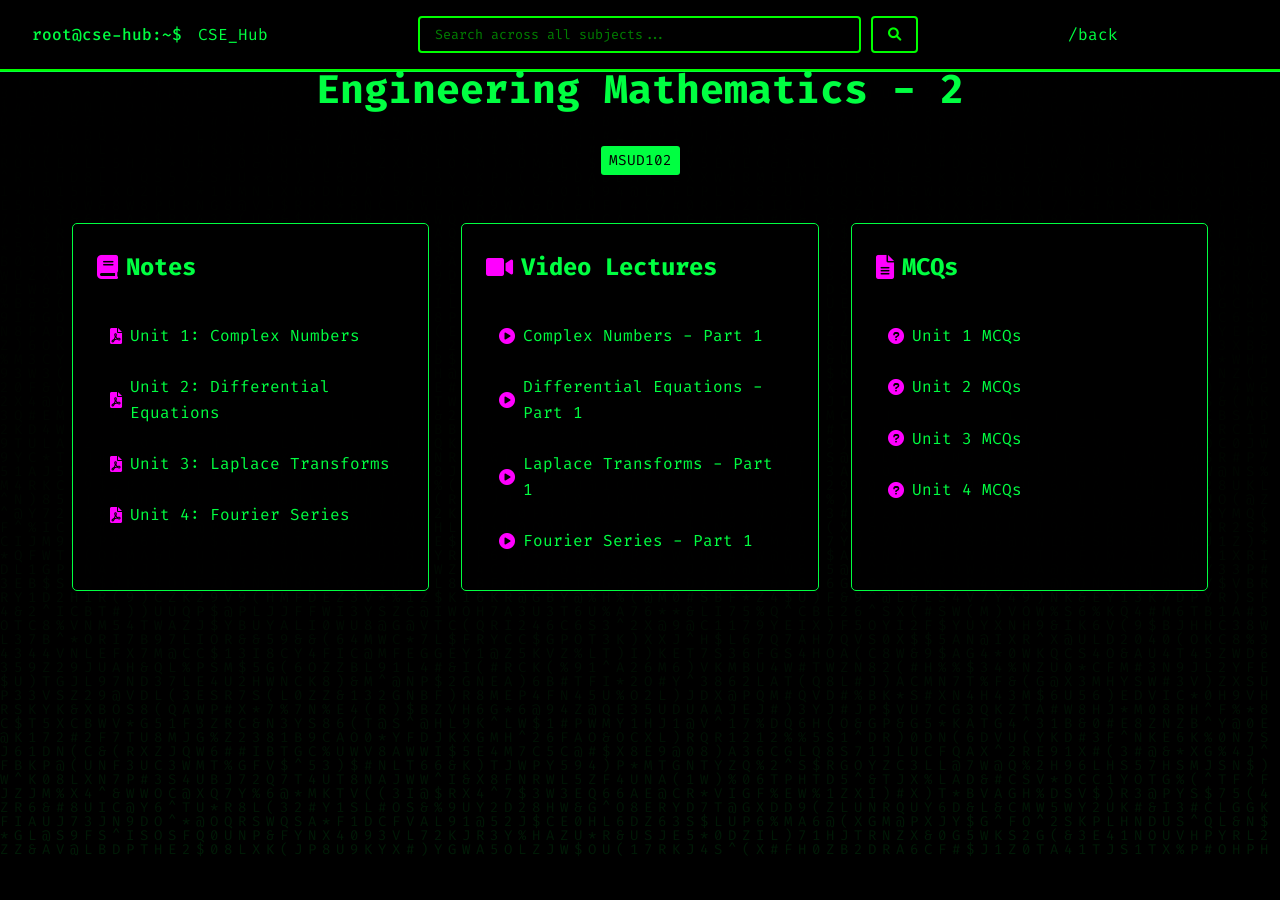
<file: subjects/msud102.html>
<!DOCTYPE html>
<html lang="en">
<head>
    <meta charset="UTF-8">
    <meta name="viewport" content="width=device-width, initial-scale=1.0">
    <title>Engineering Mathematics - 2 - CSE_Hub</title>
    <link rel="stylesheet" href="../style.css">
    <link rel="stylesheet" href="https://cdnjs.cloudflare.com/ajax/libs/font-awesome/6.0.0/css/all.min.css">
</head>
<body>
    <div id="matrix-bg"></div>
    
    <!-- Navigation -->
    <nav class="terminal-nav">
        <div class="nav-container">
            <div class="logo">
                <span class="prompt">root@cse-hub:~$</span>
                <span class="logo-text">CSE_Hub</span>
            </div>
            <div class="search-container">
                <input type="text" id="global-search" placeholder="Search across all subjects..." class="search-input">
                <button class="search-btn"><i class="fas fa-search"></i></button>
            </div>
            <ul class="nav-links">
                <li><a href="../sem2.html">/back</a></li>
            </ul>
        </div>
    </nav>

    <!-- Subject Content -->
    <section class="subject-content">
        <div class="subject-header">
            <span class="prompt">root@cse-hub:~$</span>
            <h1>Engineering Mathematics - 2</h1>
            <span class="subject-code">MSUD102</span>
        </div>

        <div class="resources-grid">
            <div class="resource-section">
                <h2><i class="fas fa-book"></i> Notes</h2>
                <a href="#" class="resource-item">
                    <i class="fas fa-file-pdf"></i>
                    Unit 1: Complex Numbers
                </a>
                <a href="#" class="resource-item">
                    <i class="fas fa-file-pdf"></i>
                    Unit 2: Differential Equations
                </a>
                <a href="#" class="resource-item">
                    <i class="fas fa-file-pdf"></i>
                    Unit 3: Laplace Transforms
                </a>
                <a href="#" class="resource-item">
                    <i class="fas fa-file-pdf"></i>
                    Unit 4: Fourier Series
                </a>
            </div>

            <div class="resource-section">
                <h2><i class="fas fa-video"></i> Video Lectures</h2>
                <a href="#" class="resource-item">
                    <i class="fas fa-play-circle"></i>
                    Complex Numbers - Part 1
                </a>
                <a href="#" class="resource-item">
                    <i class="fas fa-play-circle"></i>
                    Differential Equations - Part 1
                </a>
                <a href="#" class="resource-item">
                    <i class="fas fa-play-circle"></i>
                    Laplace Transforms - Part 1
                </a>
                <a href="#" class="resource-item">
                    <i class="fas fa-play-circle"></i>
                    Fourier Series - Part 1
                </a>
            </div>

            <div class="resource-section">
                <h2><i class="fas fa-file-alt"></i> MCQs</h2>
                <a href="#" class="resource-item">
                    <i class="fas fa-question-circle"></i>
                    Unit 1 MCQs
                </a>
                <a href="#" class="resource-item">
                    <i class="fas fa-question-circle"></i>
                    Unit 2 MCQs
                </a>
                <a href="#" class="resource-item">
                    <i class="fas fa-question-circle"></i>
                    Unit 3 MCQs
                </a>
                <a href="#" class="resource-item">
                    <i class="fas fa-question-circle"></i>
                    Unit 4 MCQs
                </a>
            </div>
        </div>
    </section>

    <script src="../script.js"></script>
</body>
</html>
</file>
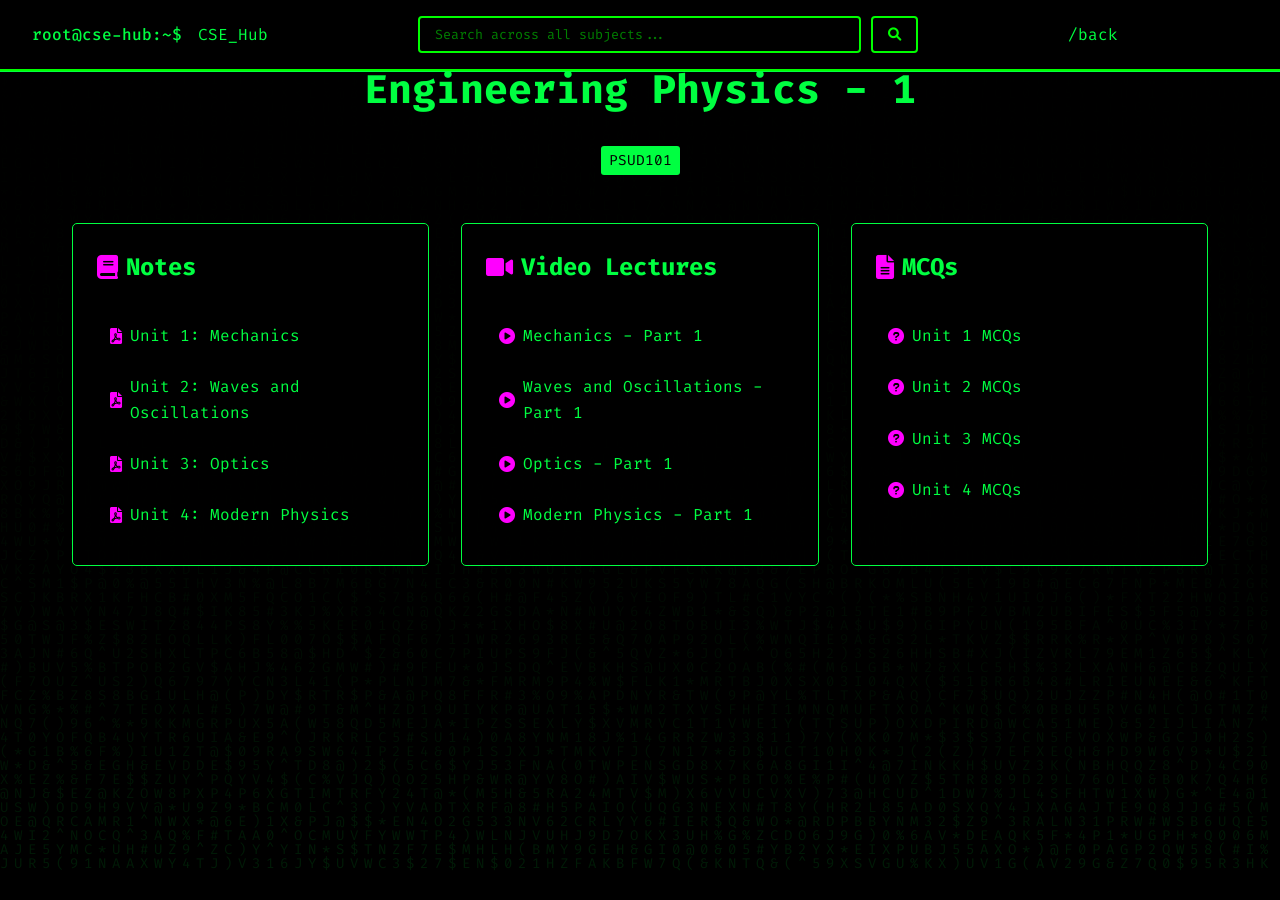
<file: subjects/psud101.html>
<!DOCTYPE html>
<html lang="en">
<head>
    <meta charset="UTF-8">
    <meta name="viewport" content="width=device-width, initial-scale=1.0">
    <title>Engineering Physics - 1 - CSE_Hub</title>
    <link rel="stylesheet" href="../style.css">
    <link rel="stylesheet" href="https://cdnjs.cloudflare.com/ajax/libs/font-awesome/6.0.0/css/all.min.css">
</head>
<body>
    <div id="matrix-bg"></div>
    
    <!-- Navigation -->
    <nav class="terminal-nav">
        <div class="nav-container">
            <div class="logo">
                <span class="prompt">root@cse-hub:~$</span>
                <span class="logo-text">CSE_Hub</span>
            </div>
            <div class="search-container">
                <input type="text" id="global-search" placeholder="Search across all subjects..." class="search-input">
                <button class="search-btn"><i class="fas fa-search"></i></button>
            </div>
            <ul class="nav-links">
                <li><a href="../sem1.html">/back</a></li>
            </ul>
        </div>
    </nav>

    <!-- Subject Content -->
    <section class="subject-content">
        <div class="subject-header">
            <span class="prompt">root@cse-hub:~$</span>
            <h1>Engineering Physics - 1</h1>
            <span class="subject-code">PSUD101</span>
        </div>

        <div class="resources-grid">
            <div class="resource-section">
                <h2><i class="fas fa-book"></i> Notes</h2>
                <a href="#" class="resource-item">
                    <i class="fas fa-file-pdf"></i>
                    Unit 1: Mechanics
                </a>
                <a href="#" class="resource-item">
                    <i class="fas fa-file-pdf"></i>
                    Unit 2: Waves and Oscillations
                </a>
                <a href="#" class="resource-item">
                    <i class="fas fa-file-pdf"></i>
                    Unit 3: Optics
                </a>
                <a href="#" class="resource-item">
                    <i class="fas fa-file-pdf"></i>
                    Unit 4: Modern Physics
                </a>
            </div>

            <div class="resource-section">
                <h2><i class="fas fa-video"></i> Video Lectures</h2>
                <a href="#" class="resource-item">
                    <i class="fas fa-play-circle"></i>
                    Mechanics - Part 1
                </a>
                <a href="#" class="resource-item">
                    <i class="fas fa-play-circle"></i>
                    Waves and Oscillations - Part 1
                </a>
                <a href="#" class="resource-item">
                    <i class="fas fa-play-circle"></i>
                    Optics - Part 1
                </a>
                <a href="#" class="resource-item">
                    <i class="fas fa-play-circle"></i>
                    Modern Physics - Part 1
                </a>
            </div>

            <div class="resource-section">
                <h2><i class="fas fa-file-alt"></i> MCQs</h2>
                <a href="#" class="resource-item">
                    <i class="fas fa-question-circle"></i>
                    Unit 1 MCQs
                </a>
                <a href="#" class="resource-item">
                    <i class="fas fa-question-circle"></i>
                    Unit 2 MCQs
                </a>
                <a href="#" class="resource-item">
                    <i class="fas fa-question-circle"></i>
                    Unit 3 MCQs
                </a>
                <a href="#" class="resource-item">
                    <i class="fas fa-question-circle"></i>
                    Unit 4 MCQs
                </a>
            </div>
        </div>
    </section>

    <script src="../script.js"></script>
</body>
</html>
</file>
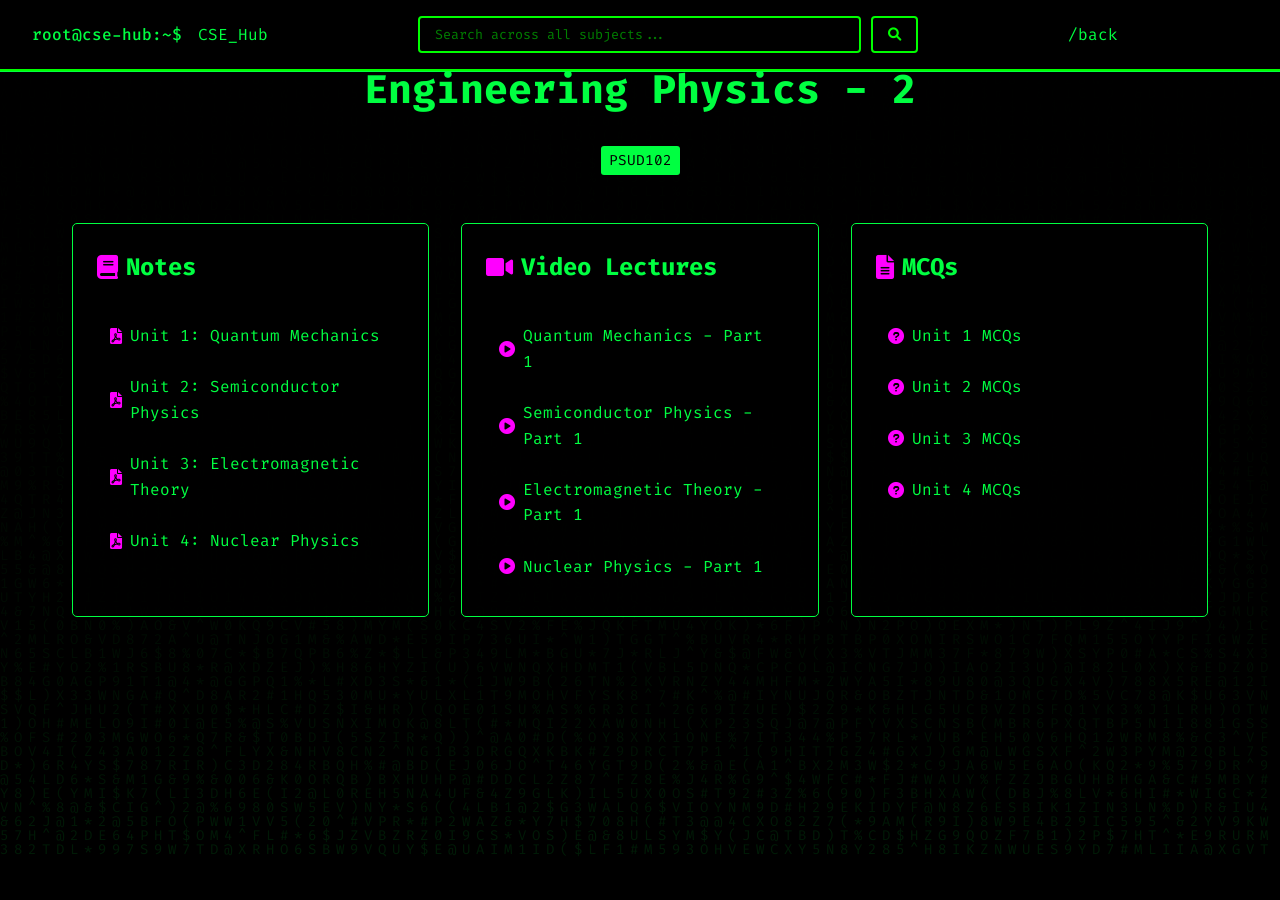
<file: subjects/psud102.html>
<!DOCTYPE html>
<html lang="en">
<head>
    <meta charset="UTF-8">
    <meta name="viewport" content="width=device-width, initial-scale=1.0">
    <title>Engineering Physics - 2 - CSE_Hub</title>
    <link rel="stylesheet" href="../style.css">
    <link rel="stylesheet" href="https://cdnjs.cloudflare.com/ajax/libs/font-awesome/6.0.0/css/all.min.css">
</head>
<body>
    <div id="matrix-bg"></div>
    
    <!-- Navigation -->
    <nav class="terminal-nav">
        <div class="nav-container">
            <div class="logo">
                <span class="prompt">root@cse-hub:~$</span>
                <span class="logo-text">CSE_Hub</span>
            </div>
            <div class="search-container">
                <input type="text" id="global-search" placeholder="Search across all subjects..." class="search-input">
                <button class="search-btn"><i class="fas fa-search"></i></button>
            </div>
            <ul class="nav-links">
                <li><a href="../sem2.html">/back</a></li>
            </ul>
        </div>
    </nav>

    <!-- Subject Content -->
    <section class="subject-content">
        <div class="subject-header">
            <span class="prompt">root@cse-hub:~$</span>
            <h1>Engineering Physics - 2</h1>
            <span class="subject-code">PSUD102</span>
        </div>

        <div class="resources-grid">
            <div class="resource-section">
                <h2><i class="fas fa-book"></i> Notes</h2>
                <a href="#" class="resource-item">
                    <i class="fas fa-file-pdf"></i>
                    Unit 1: Quantum Mechanics
                </a>
                <a href="#" class="resource-item">
                    <i class="fas fa-file-pdf"></i>
                    Unit 2: Semiconductor Physics
                </a>
                <a href="#" class="resource-item">
                    <i class="fas fa-file-pdf"></i>
                    Unit 3: Electromagnetic Theory
                </a>
                <a href="#" class="resource-item">
                    <i class="fas fa-file-pdf"></i>
                    Unit 4: Nuclear Physics
                </a>
            </div>

            <div class="resource-section">
                <h2><i class="fas fa-video"></i> Video Lectures</h2>
                <a href="#" class="resource-item">
                    <i class="fas fa-play-circle"></i>
                    Quantum Mechanics - Part 1
                </a>
                <a href="#" class="resource-item">
                    <i class="fas fa-play-circle"></i>
                    Semiconductor Physics - Part 1
                </a>
                <a href="#" class="resource-item">
                    <i class="fas fa-play-circle"></i>
                    Electromagnetic Theory - Part 1
                </a>
                <a href="#" class="resource-item">
                    <i class="fas fa-play-circle"></i>
                    Nuclear Physics - Part 1
                </a>
            </div>

            <div class="resource-section">
                <h2><i class="fas fa-file-alt"></i> MCQs</h2>
                <a href="#" class="resource-item">
                    <i class="fas fa-question-circle"></i>
                    Unit 1 MCQs
                </a>
                <a href="#" class="resource-item">
                    <i class="fas fa-question-circle"></i>
                    Unit 2 MCQs
                </a>
                <a href="#" class="resource-item">
                    <i class="fas fa-question-circle"></i>
                    Unit 3 MCQs
                </a>
                <a href="#" class="resource-item">
                    <i class="fas fa-question-circle"></i>
                    Unit 4 MCQs
                </a>
            </div>
        </div>
    </section>

    <script src="../script.js"></script>
</body>
</html>
</file>
<file: style.css>
/* Base Styles */
@import url('https://fonts.googleapis.com/css2?family=Fira+Code:wght@400;500;600&display=swap');

:root {
    --primary-color: #00ff41;
    --bg-color: #000000;
    --text-color: #00ff41;
    --glow-color: rgba(0, 255, 65, 0.5);
}

* {
    margin: 0;
    padding: 0;
    box-sizing: border-box;
    font-family: 'Fira Code', monospace;
}

body {
    background-color: var(--bg-color);
    color: var(--text-color);
    line-height: 1.6;
    overflow-x: hidden;
}

/* Matrix Background */
#matrix-bg {
    position: fixed;
    top: 0;
    left: 0;
    width: 100%;
    height: 100%;
    z-index: -1;
    opacity: 0.1;
}

/* Navigation */
.terminal-nav {
    position: fixed;
    top: 0;
    width: 100%;
    background-color: rgba(0, 0, 0, 0.95);
    border-bottom: 1px solid var(--primary-color);
    z-index: 1000;
}

.nav-container {
    display: flex;
    justify-content: space-between;
    align-items: center;
    padding: 1rem 2rem;
    background: rgba(0, 0, 0, 0.9);
    border-bottom: 2px solid #00ff00;
}

.logo {
    display: flex;
    align-items: center;
    gap: 1rem;
}

.prompt {
    color: var(--primary-color);
    font-weight: 500;
}

.nav-links {
    display: flex;
    gap: 2rem;
    list-style: none;
}

.nav-links a {
    color: var(--text-color);
    text-decoration: none;
    font-size: 1rem;
    transition: all 0.3s ease;
}

.nav-links a:hover {
    color: #fff;
    text-shadow: 0 0 10px var(--glow-color);
}

/* Hero Section */
.hero {
    min-height: 100vh;
    display: flex;
    align-items: center;
    justify-content: center;
    padding: 2rem;
    margin-top: 60px;
}

.terminal-window {
    background-color: rgba(0, 0, 0, 0.9);
    border: 1px solid var(--primary-color);
    border-radius: 5px;
    width: 100%;
    max-width: 800px;
    box-shadow: 0 0 20px var(--glow-color);
}

.terminal-header {
    background-color: rgba(0, 255, 65, 0.1);
    padding: 0.5rem 1rem;
    border-bottom: 1px solid var(--primary-color);
}

.terminal-content {
    padding: 2rem;
}

.typing-text {
    margin-bottom: 2rem;
}

.main-title {
    font-size: 2.5rem;
    margin-bottom: 1rem;
    text-shadow: 0 0 10px var(--glow-color);
}

.subtitle {
    font-size: 1.2rem;
    margin-bottom: 2rem;
    opacity: 0.8;
}

.cta-buttons {
    display: flex;
    gap: 1rem;
    flex-wrap: wrap;
}

.terminal-btn {
    background-color: transparent;
    border: 1px solid var(--primary-color);
    color: var(--text-color);
    padding: 0.8rem 1.5rem;
    font-size: 1rem;
    cursor: pointer;
    transition: all 0.3s ease;
}

.terminal-btn:hover {
    background-color: var(--primary-color);
    color: var(--bg-color);
    box-shadow: 0 0 15px var(--glow-color);
}

/* Subjects Section */
.subjects {
    padding: 4rem 2rem;
}

.section-header {
    text-align: center;
    margin-bottom: 3rem;
}

.semester-grid {
    display: grid;
    grid-template-columns: repeat(auto-fit, minmax(300px, 1fr));
    gap: 2rem;
    max-width: 1200px;
    margin: 0 auto;
}

.semester-card {
    background-color: rgba(0, 0, 0, 0.9);
    border: 1px solid var(--primary-color);
    border-radius: 5px;
    padding: 2rem;
    text-decoration: none;
    color: var(--text-color);
    transition: all 0.3s ease;
    text-align: center;
}

.semester-card:hover {
    transform: translateY(-5px);
    box-shadow: 0 0 20px var(--glow-color);
    background-color: rgba(0, 255, 65, 0.1);
}

.semester-card i {
    font-size: 3rem;
    margin-bottom: 1rem;
    color: var(--primary-color);
}

.semester-card h3 {
    font-size: 1.8rem;
    margin-bottom: 0.5rem;
}

.semester-card p {
    opacity: 0.8;
    margin-bottom: 1rem;
}

.subject-count {
    display: inline-block;
    background-color: var(--primary-color);
    color: var(--bg-color);
    padding: 0.3rem 1rem;
    border-radius: 20px;
    font-size: 0.9rem;
}

/* Subject Cards */
.subjects-grid {
    display: grid;
    grid-template-columns: repeat(auto-fit, minmax(300px, 1fr));
    gap: 2rem;
    padding: 2rem;
}

.subject-card {
    background: rgba(0, 0, 0, 0.8);
    border: 1px solid #00ff41;
    border-radius: 5px;
    padding: 1.5rem;
    transition: all 0.3s ease;
    text-decoration: none;
    color: #00ff41;
    display: block;
}

.subject-card:hover {
    transform: translateY(-5px);
    box-shadow: 0 5px 15px rgba(0, 255, 65, 0.3);
    background: rgba(0, 255, 65, 0.1);
}

.card-header {
    margin-bottom: 1rem;
}

.subject-code {
    display: inline-block;
    background: #00ff41;
    color: #000;
    padding: 0.2rem 0.5rem;
    border-radius: 3px;
    font-size: 0.9rem;
    margin-top: 0.5rem;
}

.semester-tag {
    display: inline-block;
    background: #ff00ff;
    color: #000;
    padding: 0.2rem 0.5rem;
    border-radius: 3px;
    font-size: 0.9rem;
    margin-bottom: 0.5rem;
}

.resource-list {
    list-style: none;
    padding: 0;
    margin: 0;
}

.resource-list li {
    margin: 0.5rem 0;
    display: flex;
    align-items: center;
    gap: 0.5rem;
}

.resource-list i {
    color: #00ff41;
}

/* Loading Screen */
#loading-screen {
    position: fixed;
    top: 0;
    left: 0;
    width: 100%;
    height: 100%;
    background-color: var(--bg-color);
    z-index: 9999;
    display: flex;
    justify-content: center;
    align-items: center;
    transition: opacity 0.5s ease-out;
}

.loading-content {
    width: 80%;
    max-width: 600px;
    background: rgba(0, 0, 0, 0.9);
    border: 1px solid var(--primary-color);
    border-radius: 5px;
    padding: 2rem;
    box-shadow: 0 0 20px var(--glow-color);
}

.loading-header {
    margin-bottom: 2rem;
}

.loading-text {
    margin-left: 1rem;
    color: var(--primary-color);
}

.loading-bar {
    width: 100%;
    height: 20px;
    background: rgba(0, 255, 65, 0.1);
    border: 1px solid var(--primary-color);
    border-radius: 10px;
    overflow: hidden;
    margin-bottom: 1rem;
}

.loading-progress {
    width: 0%;
    height: 100%;
    background: var(--primary-color);
    animation: loading 3s ease-in-out forwards;
}

.loading-status {
    color: var(--primary-color);
    text-align: center;
    font-size: 0.9rem;
}

@keyframes loading {
    0% { width: 0%; }
    100% { width: 100%; }
}

/* Remove Features Section Styles */
.features {
    display: none;
}

/* Footer */
.terminal-footer {
    background-color: rgba(0, 0, 0, 0.95);
    border-top: 1px solid var(--primary-color);
    padding: 3rem 2rem 1rem;
}

.footer-content {
    display: grid;
    grid-template-columns: repeat(auto-fit, minmax(250px, 1fr));
    gap: 2rem;
    max-width: 1200px;
    margin: 0 auto;
}

.footer-section h3 {
    margin-bottom: 1rem;
}

.footer-section ul {
    list-style: none;
}

.footer-section ul li {
    margin: 0.5rem 0;
}

.footer-section a {
    color: var(--text-color);
    text-decoration: none;
    transition: all 0.3s ease;
}

.footer-section a:hover {
    color: #fff;
    text-shadow: 0 0 10px var(--glow-color);
}

.footer-section .social-links {
    display: flex;
    gap: 1rem;
    margin-top: 1rem;
    align-items: center;
}

.footer-section .social-links a {
    font-size: 1.2rem;
    color: var(--text-color);
    transition: all 0.3s ease;
    display: flex;
    align-items: center;
    justify-content: center;
    width: 35px;
    height: 35px;
    border: 1px solid var(--primary-color);
    border-radius: 50%;
}

.footer-section .social-links a:hover {
    color: #fff;
    background: rgba(0, 255, 65, 0.1);
    transform: translateY(-3px);
    box-shadow: 0 0 10px var(--glow-color);
}

.email-contact {
    margin-top: 1rem;
    display: flex;
    align-items: center;
    gap: 0.5rem;
}

.email-contact i {
    color: var(--primary-color);
}

.email-contact a {
    color: var(--text-color);
    text-decoration: none;
    transition: all 0.3s ease;
}

.email-contact a:hover {
    color: #fff;
    text-shadow: 0 0 10px var(--glow-color);
}

/* Responsive Design */
@media (max-width: 768px) {
    .nav-links {
        display: none;
        position: absolute;
        top: 100%;
        left: 0;
        width: 100%;
        background-color: rgba(0, 0, 0, 0.95);
        padding: 1rem;
        flex-direction: column;
        align-items: center;
    }

    .nav-links.show {
        display: flex;
    }

    .main-title {
        font-size: 2rem;
    }

    .cta-buttons {
        flex-direction: column;
    }

    .terminal-btn {
        width: 100%;
    }
}

/* Subject Page Styles */
.subject-content {
    max-width: 1200px;
    margin: 0 auto;
    padding: 2rem;
}

.subject-header {
    text-align: center;
    margin-bottom: 3rem;
}

.subject-header h1 {
    color: #00ff41;
    margin-bottom: 1rem;
    font-size: 2.5rem;
}

.resources-grid {
    display: grid;
    grid-template-columns: repeat(auto-fit, minmax(300px, 1fr));
    gap: 2rem;
}

.resource-section {
    background: rgba(0, 0, 0, 0.8);
    border: 1px solid #00ff41;
    border-radius: 5px;
    padding: 1.5rem;
}

.resource-section h2 {
    color: #00ff41;
    margin-bottom: 1.5rem;
    display: flex;
    align-items: center;
    gap: 0.5rem;
}

.resource-section h2 i {
    color: #ff00ff;
}

.resource-item {
    display: flex;
    align-items: center;
    gap: 0.5rem;
    padding: 0.8rem;
    color: #00ff41;
    text-decoration: none;
    border-radius: 3px;
    transition: all 0.3s ease;
}

.resource-item:hover {
    background: rgba(0, 255, 65, 0.1);
    transform: translateX(5px);
}

.resource-item i {
    color: #ff00ff;
}

/* Search Bar Styles */
.search-container {
    display: flex;
    align-items: center;
    margin: 0 20px;
    flex: 1;
    max-width: 500px;
    position: relative;
}

.search-input {
    width: 100%;
    padding: 8px 15px;
    border: 2px solid #00ff00;
    background: rgba(0, 0, 0, 0.8);
    color: #00ff00;
    font-family: 'Fira Code', monospace;
    border-radius: 4px;
    outline: none;
    transition: all 0.3s ease;
}

.search-input:focus {
    box-shadow: 0 0 10px rgba(0, 255, 0, 0.5);
}

.search-input::placeholder {
    color: rgba(0, 255, 0, 0.5);
}

.search-btn {
    background: transparent;
    border: 2px solid #00ff00;
    color: #00ff00;
    padding: 8px 15px;
    margin-left: 10px;
    cursor: pointer;
    border-radius: 4px;
    transition: all 0.3s ease;
}

.search-btn:hover {
    background: rgba(0, 255, 0, 0.1);
}

.search-results {
    position: absolute;
    top: 100%;
    left: 0;
    width: 100%;
    background: rgba(0, 0, 0, 0.95);
    border: 1px solid #00ff00;
    border-top: none;
    max-height: 300px;
    overflow-y: auto;
    display: none;
    z-index: 1000;
    margin-top: 5px;
}

.search-results.show {
    display: block;
}

.search-result-item {
    padding: 0.8rem 1rem;
    color: #00ff00;
    text-decoration: none;
    display: block;
    transition: all 0.3s ease;
    border-bottom: 1px solid rgba(0, 255, 0, 0.1);
}

.search-result-item:hover {
    background: rgba(0, 255, 0, 0.1);
    color: #fff;
}

.search-result-item .subject-code {
    font-size: 0.8rem;
    margin-left: 0.5rem;
    opacity: 0.7;
}

@media (max-width: 768px) {
    .search-container {
        margin: 1rem 0;
        width: 100%;
        max-width: none;
    }
    
    .nav-container {
        flex-direction: column;
        padding: 1rem;
    }
    
    .search-input {
        width: 100%;
    }
}

/* Social Links in Hero Section */
.social-links {
    display: flex;
    justify-content: center;
    gap: 2rem;
    margin-top: 2rem;
}

.social-link {
    color: #00ff00;
    font-size: 2rem;
    transition: all 0.3s ease;
    text-decoration: none;
    padding: 0.5rem;
    border: 2px solid #00ff00;
    border-radius: 50%;
    width: 60px;
    height: 60px;
    display: flex;
    align-items: center;
    justify-content: center;
    background: rgba(0, 0, 0, 0.8);
}

.social-link:hover {
    transform: translateY(-5px);
    box-shadow: 0 0 20px rgba(0, 255, 0, 0.5);
    background: rgba(0, 255, 0, 0.1);
}

.social-link i {
    transition: all 0.3s ease;
}

.social-link:hover i {
    transform: scale(1.2);
}

@media (max-width: 768px) {
    .social-links {
        gap: 1rem;
    }
    
    .social-link {
        font-size: 1.5rem;
        width: 50px;
        height: 50px;
    }
}
</file>
